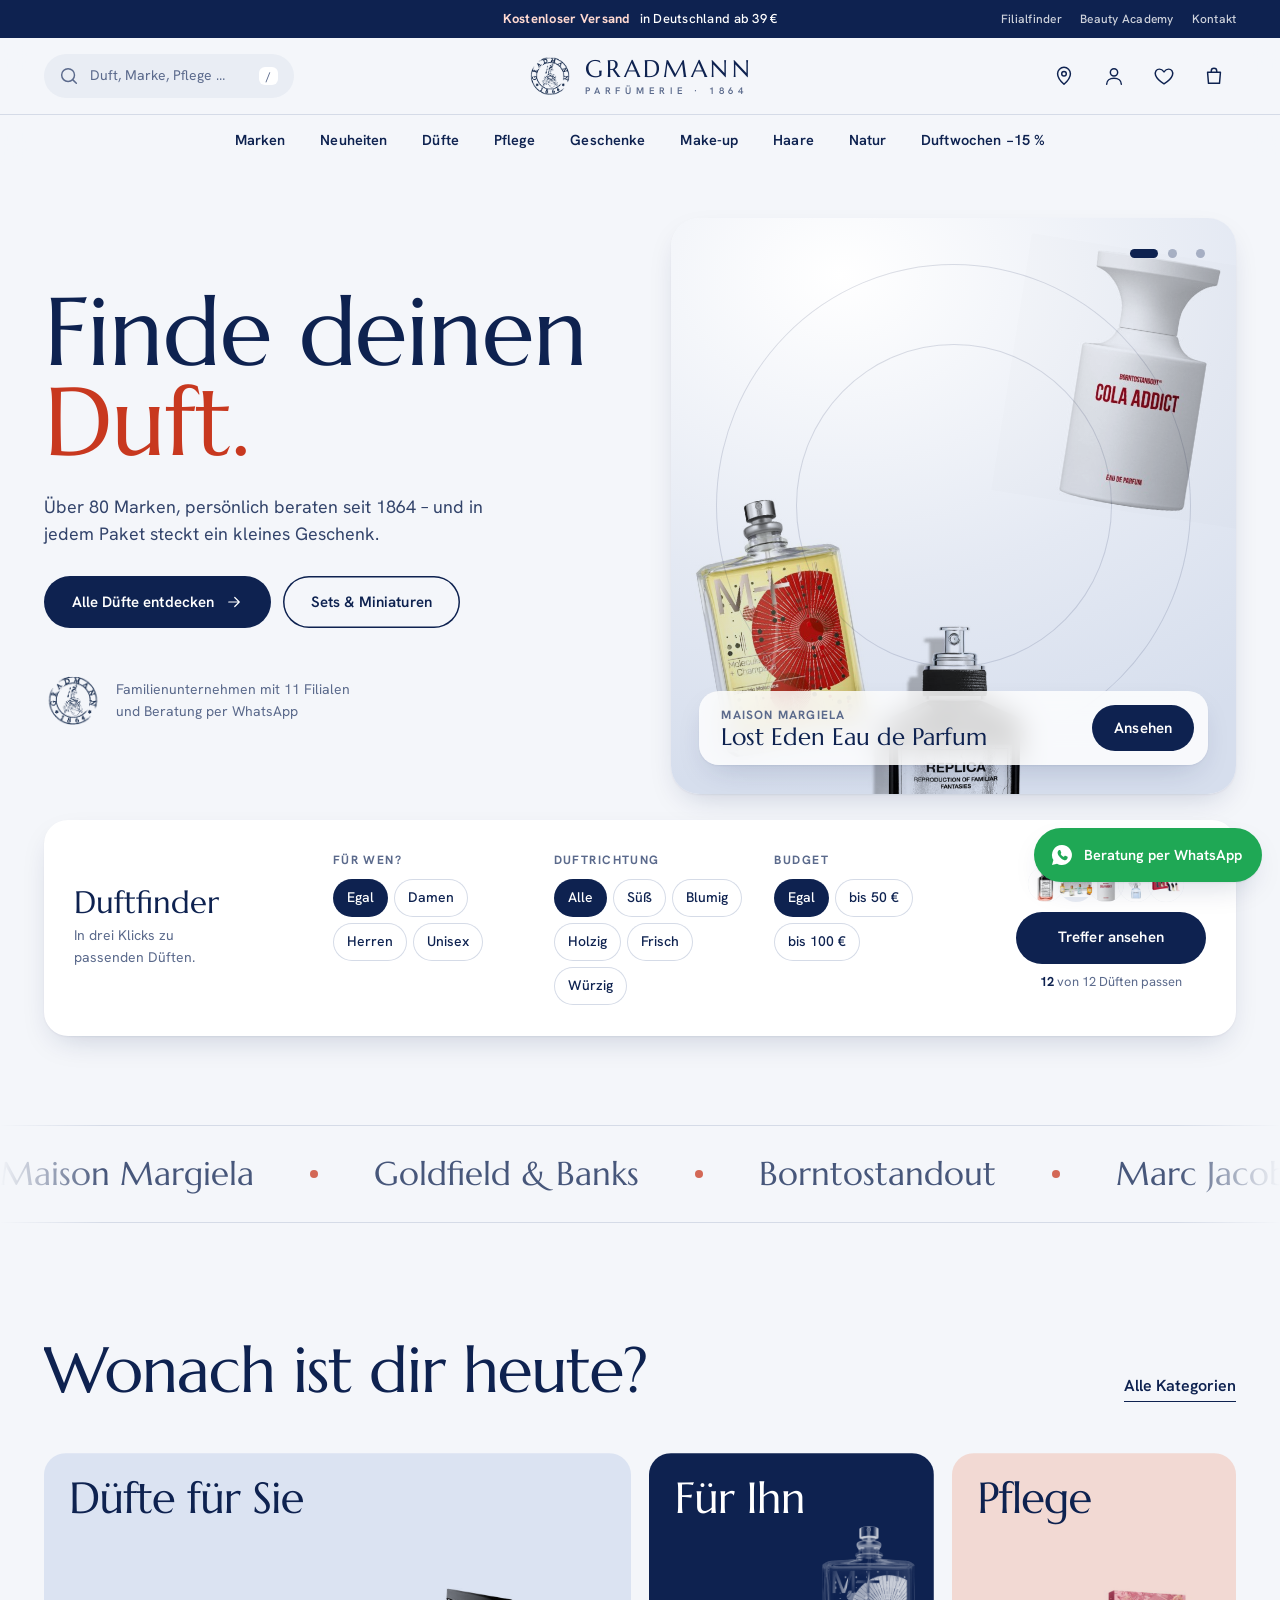
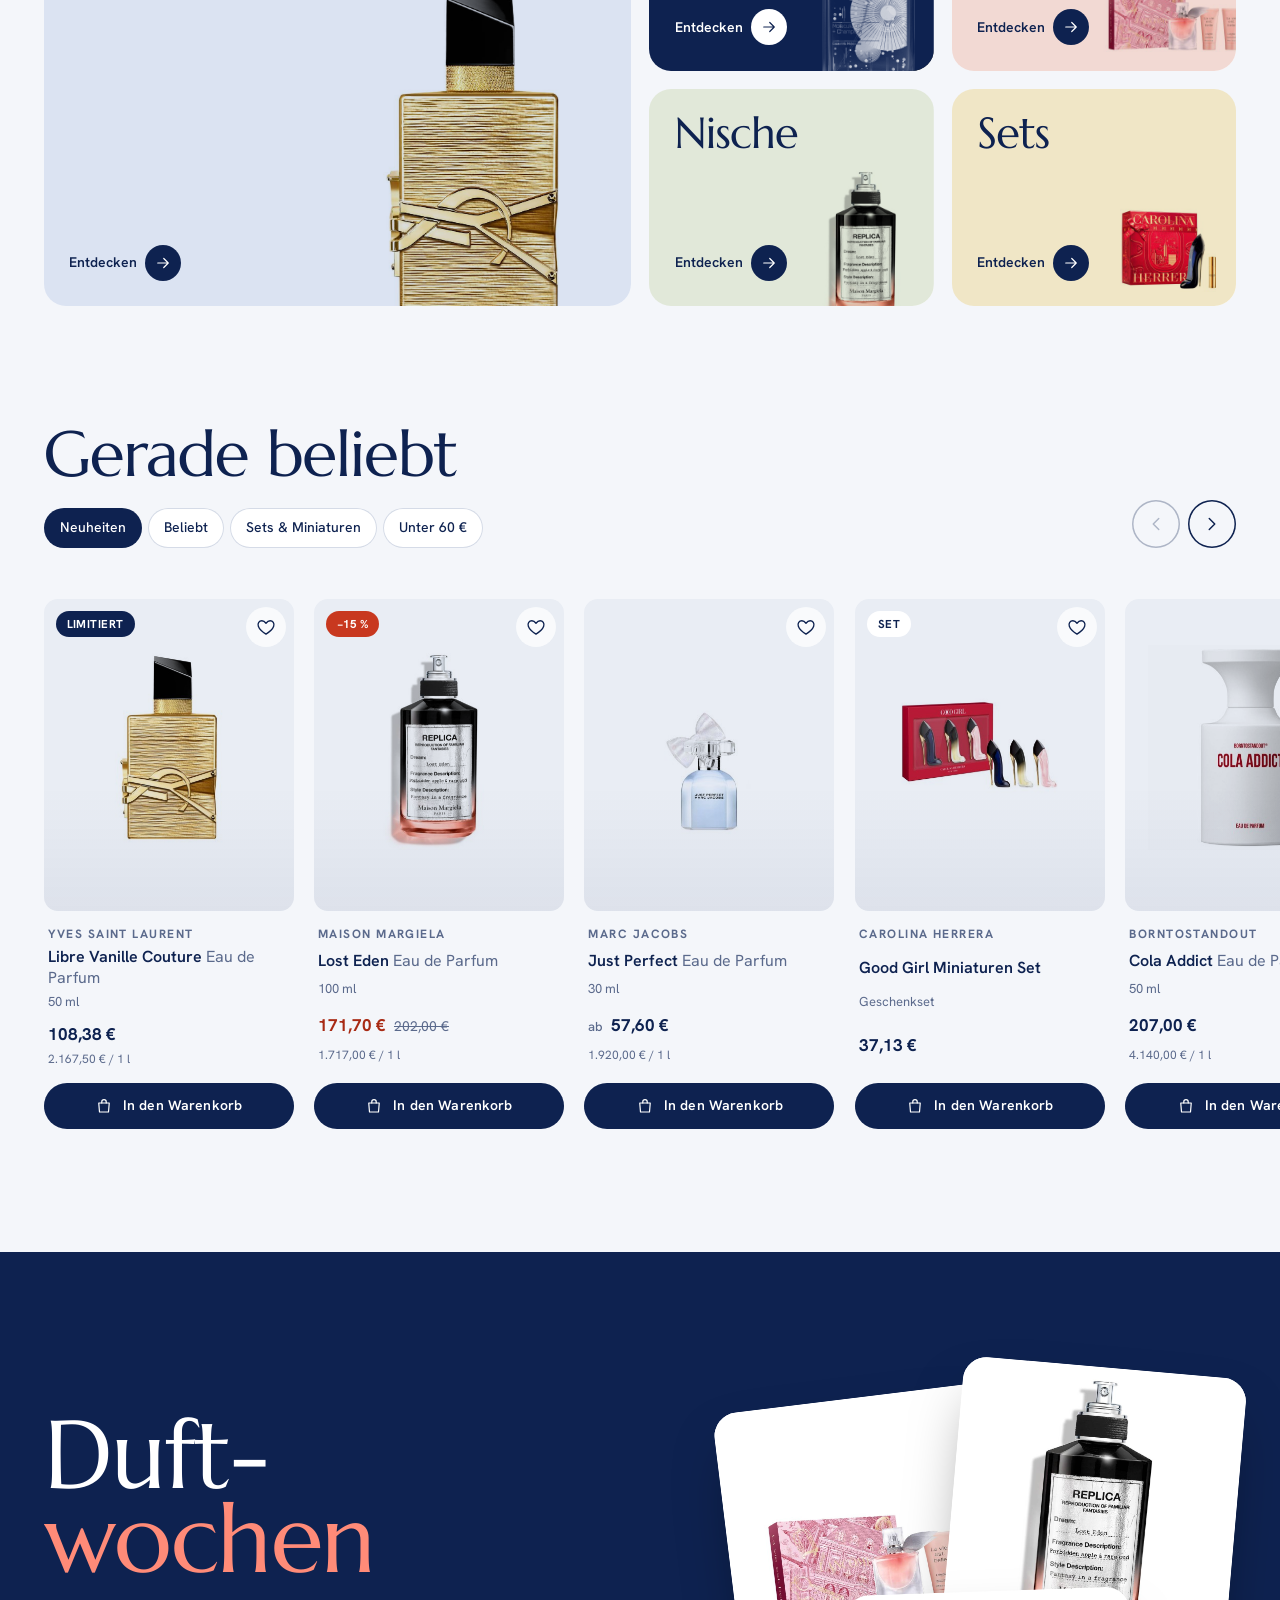
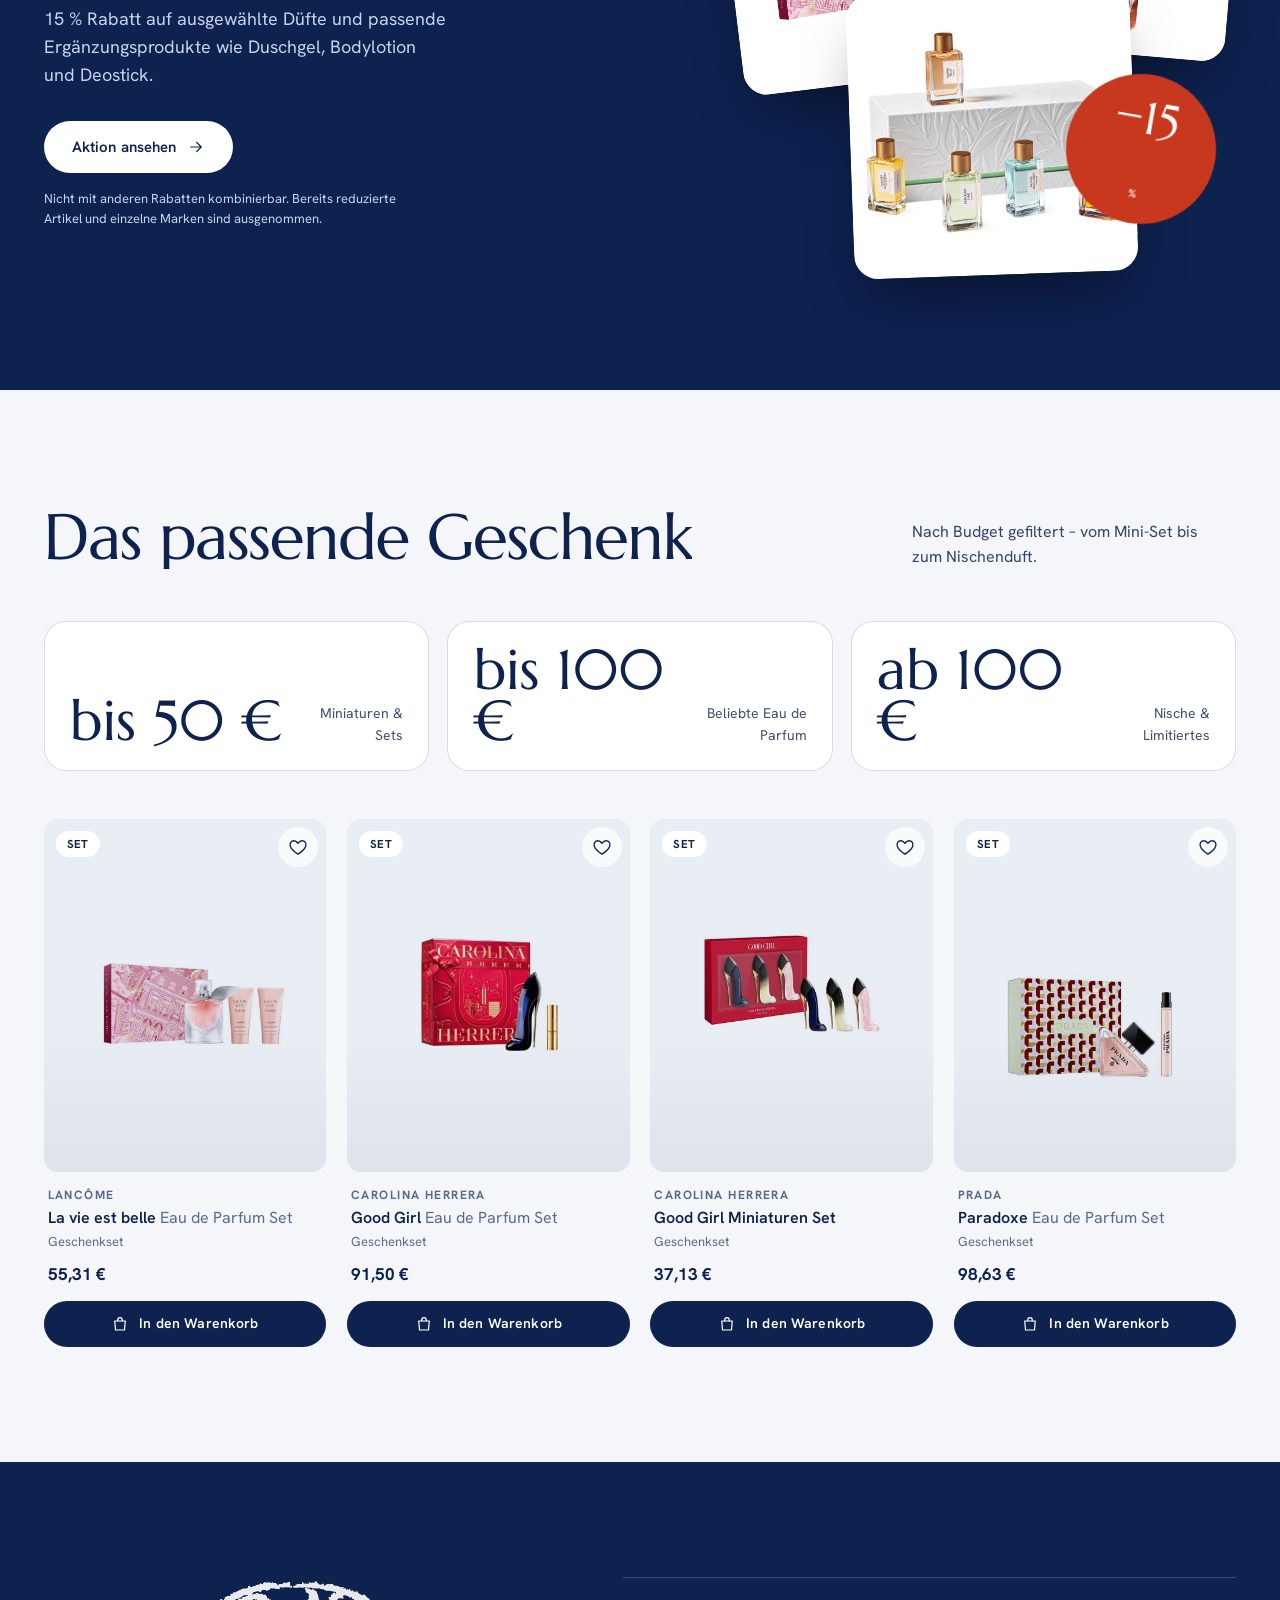
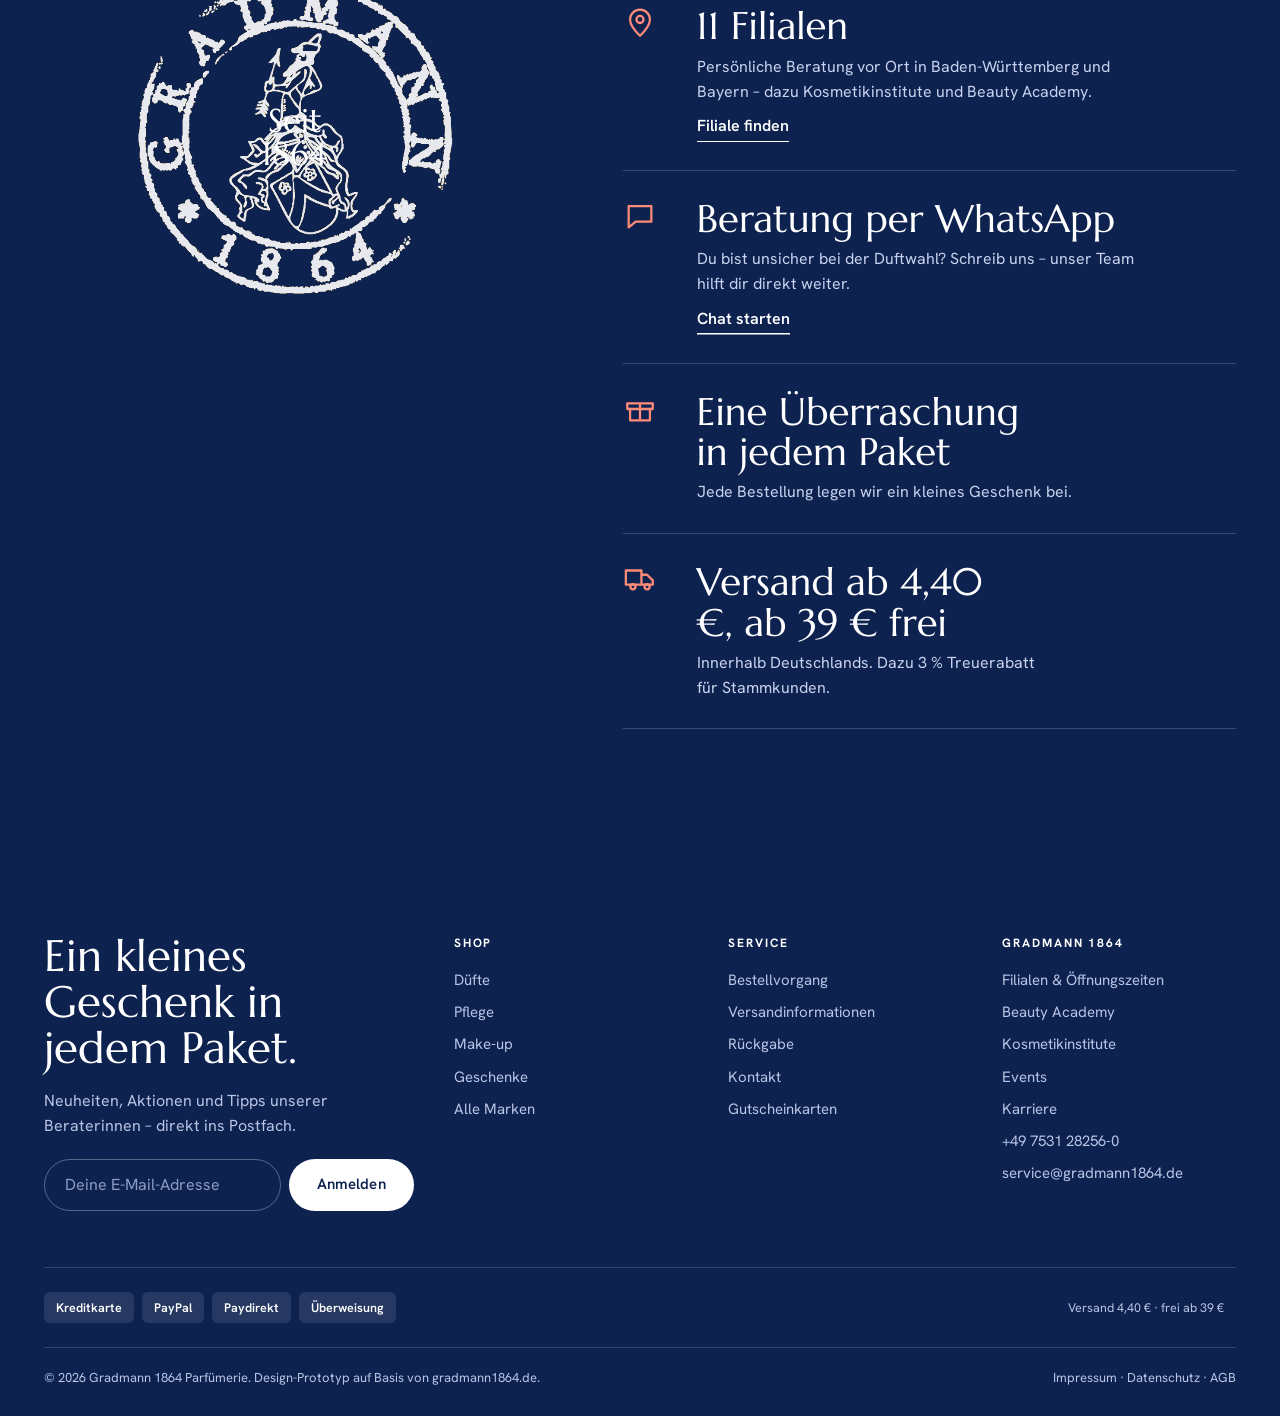
<file: index.html>
<!doctype html>
<html lang="de" class="no-js">
<head>
<meta charset="utf-8">
<meta name="viewport" content="width=device-width, initial-scale=1">
<title>GRADMANN 1864 – Parfümerie</title>
<meta name="description" content="Düfte, Pflege und Geschenke von über 80 Marken – beraten seit 1864. Kostenloser Versand ab 39 €.">
<link rel="icon" href="img/stempel.png">
<link rel="preconnect" href="https://fonts.googleapis.com"><link rel="preconnect" href="https://fonts.gstatic.com" crossorigin>
<link href="https://fonts.googleapis.com/css2?family=Marcellus&family=Hanken+Grotesk:wght@400;500;600;700&display=swap" rel="stylesheet">
<link rel="stylesheet" href="css/style.css">
</head>
<body>
<script src="js/data.js"></script>
<script src="js/app.js"></script>

<main id="main">
  <!-- HERO -->
  <section class="hero">
    <div class="wrap hero-grid">
      <div>
        <h1 class="lines-split rv" id="h1"><span class="ln"><span>Finde deinen</span></span><span class="ln" style="--d:1"><span><em>Duft.</em></span></span></h1>
        <p class="lede rv" style="--d:3">Über 80 Marken, persönlich beraten seit 1864 – und in jedem Paket steckt ein kleines Geschenk.</p>
        <div class="hero-cta rv" style="--d:4">
          <a class="btn btn-primary" href="kollektion.html">Alle Düfte entdecken <svg class="icon arr" viewBox="0 0 24 24"><path d="M5 12h14m-6-6 6 6-6 6"/></svg></a>
          <a class="btn btn-ghost" href="kollektion.html?type=set">Sets &amp; Miniaturen</a>
        </div>
        <div class="since rv" style="--d:5"><img src="img/stempel.png" alt="" width="58" height="49"><span>Familienunternehmen mit 11 Filialen<br>und Beratung per WhatsApp</span></div>
      </div>
      <div class="stage rv" id="stage" style="--d:2" aria-label="Aktuelle Highlights">
        <div class="ring"></div><div class="ring r2"></div>
        <img class="bottle sat" id="s1" src="img/p12.jpg" alt="" style="--x:-4;--y:48;--r:-10deg;--k:-14">
        <img class="bottle sat" id="s2" src="img/p2.jpg" alt="" style="--x:60;--y:6;--r:9deg;--k:16">
        <img class="bottle main" id="main-b" src="img/lost0.jpg" alt="" style="--x:19;--y:6;--r:0deg;--k:-8" width="1063" height="1063">
        <div class="dots" id="dots"></div>
        <div class="stage-card"><div><small id="sc-brand"></small><b id="sc-name"></b></div><a class="btn btn-primary" id="sc-link" href="#">Ansehen</a></div>
      </div>
    </div>
  </section>

  <!-- DUFTFINDER -->
  <section class="finder" aria-labelledby="fh">
    <div class="wrap"><div class="finder-box rv">
      <div><h2 id="fh">Duftfinder</h2><p>In drei Klicks zu passenden Düften.</p></div>
      <div class="f-steps" id="steps">
        <div class="f-step" data-k="for"><span>Für wen?</span><div class="chips"><button class="chip on" data-v="">Egal</button><button class="chip" data-v="damen">Damen</button><button class="chip" data-v="herren">Herren</button><button class="chip" data-v="unisex">Unisex</button></div></div>
        <div class="f-step" data-k="family"><span>Duftrichtung</span><div class="chips"><button class="chip on" data-v="">Alle</button><button class="chip" data-v="süß">Süß</button><button class="chip" data-v="blumig">Blumig</button><button class="chip" data-v="holzig">Holzig</button><button class="chip" data-v="frisch">Frisch</button><button class="chip" data-v="würzig">Würzig</button></div></div>
        <div class="f-step" data-k="max"><span>Budget</span><div class="chips"><button class="chip on" data-v="">Egal</button><button class="chip" data-v="50">bis 50 €</button><button class="chip" data-v="100">bis 100 €</button></div></div>
      </div>
      <div class="f-go"><div class="f-prev" id="fprev"></div><a class="btn btn-primary" id="fgo" href="kollektion.html">Treffer ansehen</a><small id="fcount"></small></div>
    </div></div>
  </section>

  <!-- MARKEN -->
  <div class="marq" aria-label="Marken im Sortiment"><div class="marq-t" id="marq"></div></div>

  <!-- KATEGORIEN -->
  <section class="sec">
    <div class="wrap">
      <div class="sec-head"><h2 class="lines-split"><span class="ln"><span>Wonach ist dir <em>heute?</em></span></span></h2><a class="link rv" href="kollektion.html">Alle Kategorien</a></div>
      <div class="bento">
        <a class="bt b1 wipe" href="kollektion.html?for=damen"><h3>Düfte für Sie</h3><span class="go">Entdecken <i><svg class="icon" viewBox="0 0 24 24" aria-hidden="true"><path d="M5 12h14m-6-6 6 6-6 6"/></svg></i></span><img src="img/hero-libre.jpg" alt="" loading="lazy"></a>
        <a class="bt b2 wipe" style="--d:1" href="kollektion.html?for=herren"><h3>Für Ihn</h3><span class="go">Entdecken <i><svg class="icon" viewBox="0 0 24 24" aria-hidden="true"><path d="M5 12h14m-6-6 6 6-6 6"/></svg></i></span><img src="img/p12.jpg" alt="" loading="lazy"></a>
        <a class="bt b3 wipe" style="--d:2" href="kollektion.html?cat=Pflege"><h3>Pflege</h3><span class="go">Entdecken <i><svg class="icon" viewBox="0 0 24 24" aria-hidden="true"><path d="M5 12h14m-6-6 6 6-6 6"/></svg></i></span><img src="img/p9.jpg" alt="" loading="lazy"></a>
        <a class="bt b4 wipe" style="--d:3" href="kollektion.html?cat=Nische"><h3>Nische</h3><span class="go">Entdecken <i><svg class="icon" viewBox="0 0 24 24" aria-hidden="true"><path d="M5 12h14m-6-6 6 6-6 6"/></svg></i></span><img src="img/p6.jpg" alt="" loading="lazy"></a>
        <a class="bt b5 wipe" style="--d:4" href="kollektion.html?type=set"><h3>Sets</h3><span class="go">Entdecken <i><svg class="icon" viewBox="0 0 24 24" aria-hidden="true"><path d="M5 12h14m-6-6 6 6-6 6"/></svg></i></span><img src="img/p5.jpg" alt="" loading="lazy"></a>
      </div>
    </div>
  </section>

  <!-- PRODUKT-RAIL -->
  <section class="sec" style="padding-top:0">
    <div class="wrap">
      <div class="sec-head">
        <div><h2 class="lines-split"><span class="ln"><span>Gerade <em>beliebt</em></span></span></h2>
          <div class="tabs rv" style="margin-top:22px" id="tabs" role="group" aria-label="Produktauswahl"><button class="chip on" data-t="new" aria-pressed="true">Neuheiten</button><button class="chip" data-t="top" aria-pressed="false">Beliebt</button><button class="chip" data-t="set" aria-pressed="false">Sets &amp; Miniaturen</button><button class="chip" data-t="u60" aria-pressed="false">Unter 60 €</button></div></div>
        <div class="rail-nav"><button id="rp" aria-label="Zurück"><svg class="icon" viewBox="0 0 24 24"><path d="m15 6-6 6 6 6"/></svg></button><button id="rn" aria-label="Weiter"><svg class="icon" viewBox="0 0 24 24"><path d="m9 6 6 6-6 6"/></svg></button></div>
      </div>
      <div class="rail" id="rail"></div>
    </div>
  </section>

  <!-- DUFTWOCHEN -->
  <section class="sec dark dw">
    <div class="wrap dw-grid">
      <div>
        <h2 class="lines-split"><span class="ln"><span>Duft-</span></span><span class="ln" style="--d:1"><span><em>wochen</em></span></span></h2>
        <p class="rv">15 % Rabatt auf ausgewählte Düfte und passende Ergänzungsprodukte wie Duschgel, Bodylotion und Deostick.</p>
        <div class="rv" style="margin-top:32px;--d:2"><a class="btn btn-light" href="kollektion.html?cat=Duftwochen">Aktion ansehen <svg class="icon arr" viewBox="0 0 24 24"><path d="M5 12h14m-6-6 6 6-6 6"/></svg></a></div>
        <small class="rv" style="--d:3">Nicht mit anderen Rabatten kombinierbar. Bereits reduzierte Artikel und einzelne Marken sind ausgenommen.</small>
      </div>
      <div class="dw-stack rv" style="--d:2" aria-hidden="true"><img src="img/hero-lavie.jpg" alt="" loading="lazy"><img src="img/lost0.jpg" alt="" loading="lazy"><img src="img/p1.jpg" alt="" loading="lazy"><div class="off">−15<small>%</small></div></div>
    </div>
  </section>

  <!-- GESCHENKE -->
  <section class="sec">
    <div class="wrap">
      <div class="sec-head"><h2 class="lines-split"><span class="ln"><span>Das passende <em>Geschenk</em></span></span></h2><p class="rv" style="max-width:36ch">Nach Budget gefiltert – vom Mini-Set bis zum Nischenduft.</p></div>
      <div class="gift-row">
        <a class="gift rv" href="kollektion.html?max=50"><b>bis 50 €</b><small>Miniaturen &amp; Sets</small></a>
        <a class="gift rv" style="--d:1" href="kollektion.html?max=100"><b>bis 100 €</b><small>Beliebte Eau de Parfum</small></a>
        <a class="gift rv" style="--d:2" href="kollektion.html?min=100"><b>ab 100 €</b><small>Nische &amp; Limitiertes</small></a>
      </div>
      <div class="pgrid" id="giftGrid"></div>
    </div>
  </section>

  <!-- VERTRAUEN -->
  <section class="sec dark">
    <div class="wrap trust">
      <div class="trust-stamp rv"><img src="img/stempel.png" alt="Gradmann 1864 Stempel"><div class="core">Seit<br>1864</div></div>
      <ul class="tl">
        <li class="rv"><svg class="icon" viewBox="0 0 24 24"><path d="M12 21s7-6.200 7-11.500a7 7 0 1 0-14 0C5 14.800 12 21 12 21Z"/><circle cx="12" cy="9.500" r="2.500"/></svg><div><h3>11 Filialen</h3><p>Persönliche Beratung vor Ort in Baden-Württemberg und Bayern – dazu Kosmetikinstitute und Beauty Academy.</p><a class="link" href="#" style="color:#fff">Filiale finden</a></div></li>
        <li class="rv" style="--d:1"><svg class="icon" viewBox="0 0 24 24"><path d="M4 5h16v11H9l-5 4V5Z"/></svg><div><h3>Beratung per WhatsApp</h3><p>Du bist unsicher bei der Duftwahl? Schreib uns – unser Team hilft dir direkt weiter.</p><a class="link" href="#" style="color:#fff">Chat starten</a></div></li>
        <li class="rv" style="--d:2"><svg class="icon" viewBox="0 0 24 24"><rect x="3" y="8" width="18" height="4"/><path d="M5 12v8h14v-8M12 8v12"/></svg><div><h3>Eine Überraschung in jedem Paket</h3><p>Jede Bestellung legen wir ein kleines Geschenk bei.</p></div></li>
        <li class="rv" style="--d:3"><svg class="icon" viewBox="0 0 24 24"><path d="M2 6h11v10H2zM13 9h4l4 4v3h-8"/><circle cx="7" cy="17.500" r="1.800"/><circle cx="17" cy="17.500" r="1.800"/></svg><div><h3>Versand ab 4,40 €, ab 39 € frei</h3><p>Innerhalb Deutschlands. Dazu 3 % Treuerabatt für Stammkunden.</p></div></li>
      </ul>
    </div>
  </section>
</main>

<script src="js/home.js"></script>
</body>
</html>
</file>
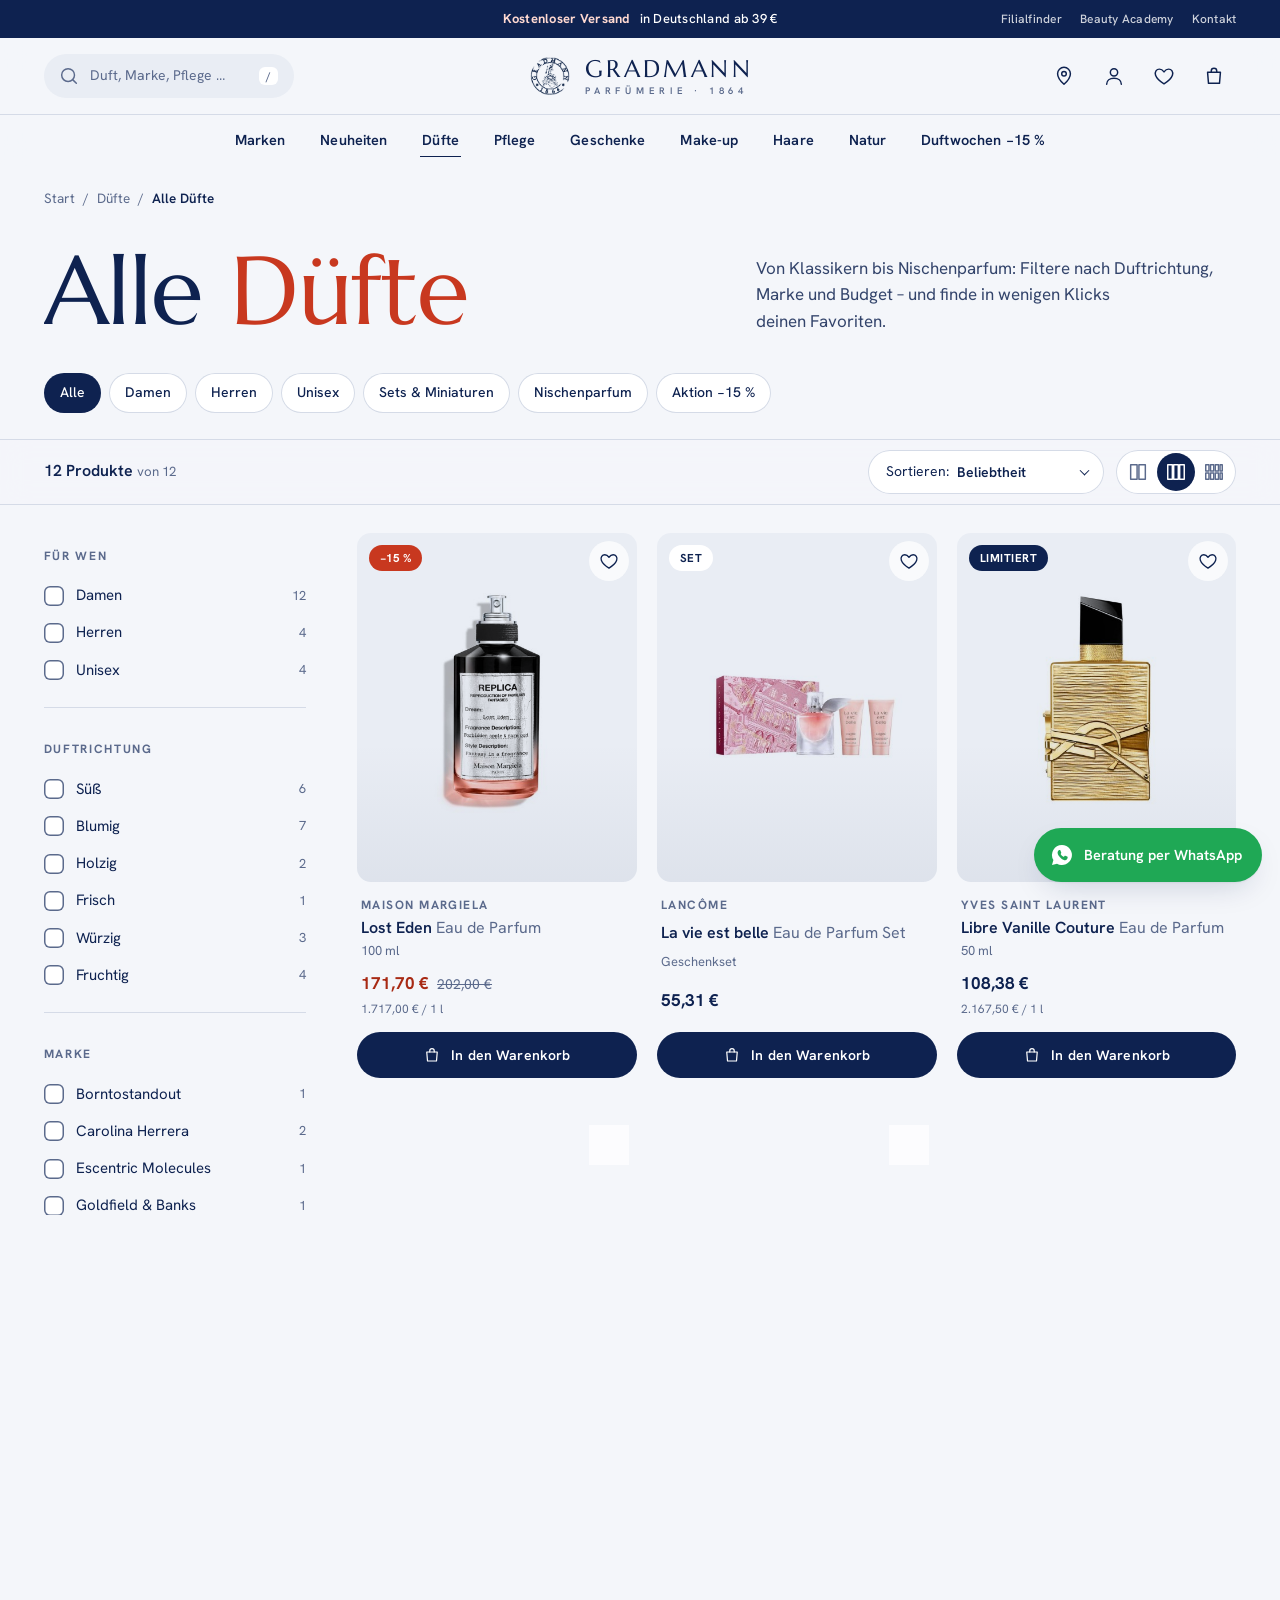
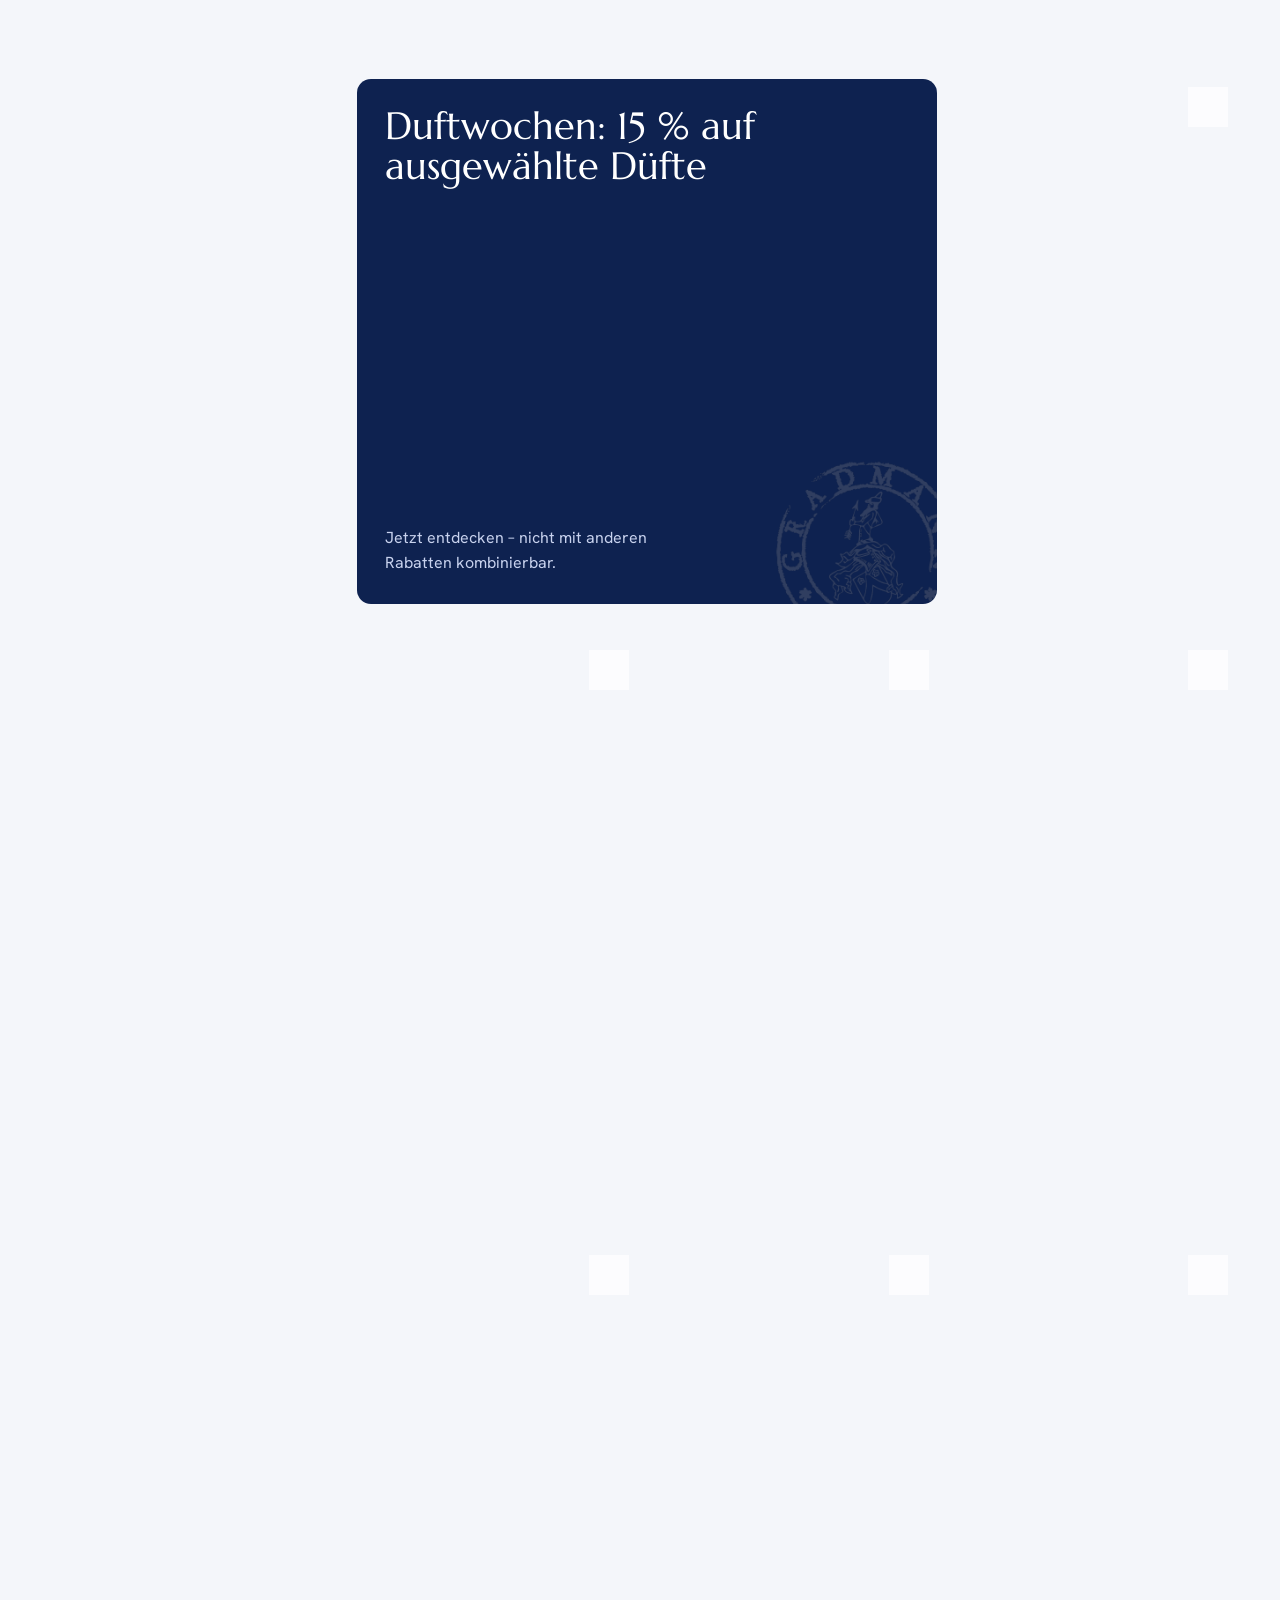
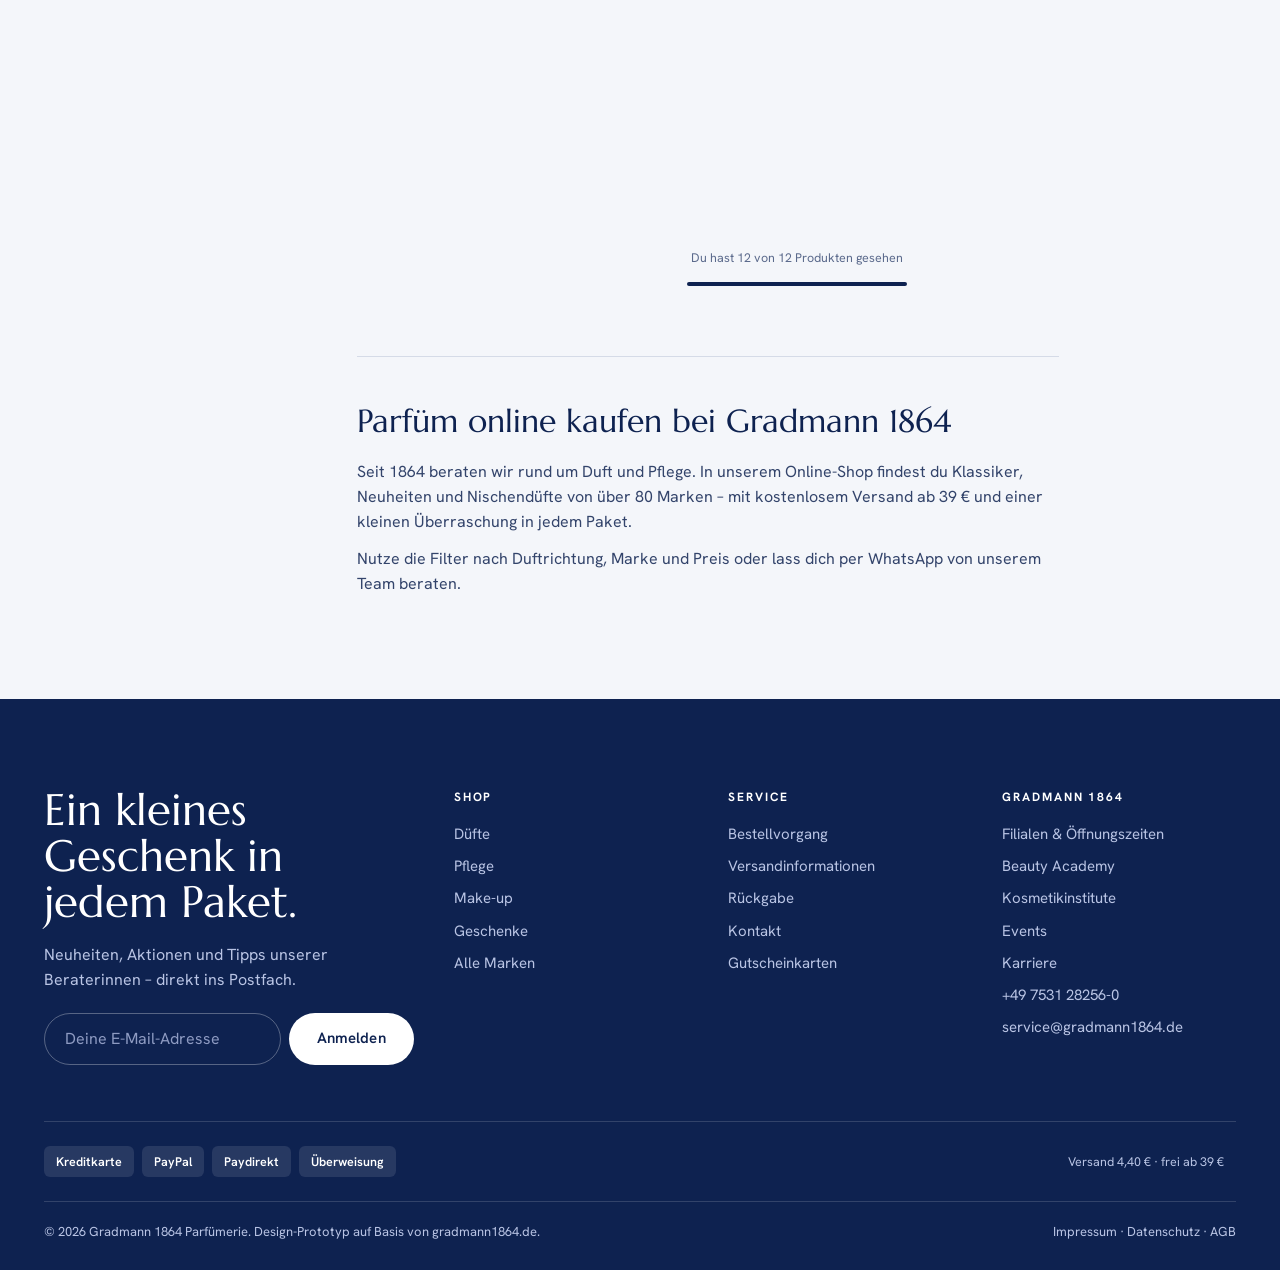
<file: kollektion.html>
<!doctype html>
<html lang="de" class="no-js">
<head>
<meta charset="utf-8">
<meta name="viewport" content="width=device-width, initial-scale=1">
<title>Düfte – GRADMANN 1864</title>
<meta name="description" content="Düfte für Damen, Herren und Unisex von über 80 Marken. Filtern nach Duftrichtung, Marke und Preis.">
<link rel="icon" href="img/stempel.png">
<link rel="preconnect" href="https://fonts.googleapis.com"><link rel="preconnect" href="https://fonts.gstatic.com" crossorigin>
<link href="https://fonts.googleapis.com/css2?family=Marcellus&family=Hanken+Grotesk:wght@400;500;600;700&display=swap" rel="stylesheet">
<link rel="stylesheet" href="css/style.css">
</head>
<body>
<script src="js/data.js"></script>
<script src="js/app.js"></script>

<main id="main">
  <div class="wrap">
    <nav class="crumbs" aria-label="Brotkrumen"><a href="index.html">Start</a><span>/</span><a href="kollektion.html">Düfte</a><span>/</span><span aria-current="page" id="crumb">Alle Düfte</span></nav>
    <div class="coll-hero">
      <h1 id="title" class="lines-split"><span class="ln"><span>Alle <em>Düfte</em></span></span></h1>
      <p class="rv" id="intro">Von Klassikern bis Nischenparfum: Filtere nach Duftrichtung, Marke und Budget – und finde in wenigen Klicks deinen Favoriten.</p>
    </div>
    <div class="cats rv" id="cats" role="group" aria-label="Schnellauswahl"></div>
  </div>

  <div class="coll-bar"><div class="wrap coll-bar-in">
    <button class="btn btn-ghost fbtn" id="fopen" style="--h:44px;padding:0 20px"><svg class="icon" viewBox="0 0 24 24"><path d="M4 7h10m4 0h2M4 17h2m4 0h10"/><circle cx="16" cy="7" r="2"/><circle cx="8" cy="17" r="2"/></svg>Filter<span id="fn"></span></button>
    <div class="count" id="count"></div>
    <label class="sel"><span class="sr">Sortieren</span><span class="pre">Sortieren:</span> <select id="sort"><option value="pop">Beliebtheit</option><option value="new">Neuheiten</option><option value="asc">Preis aufsteigend</option><option value="desc">Preis absteigend</option></select></label>
    <div class="view" role="group" aria-label="Ansicht"><button data-d="wide" aria-label="Große Ansicht" aria-pressed="false"><svg class="icon" viewBox="0 0 24 24"><rect x="4" y="4" width="7" height="16"/><rect x="13" y="4" width="7" height="16"/></svg></button><button data-d="" aria-label="Standardansicht" aria-pressed="true"><svg class="icon" viewBox="0 0 24 24"><rect x="3" y="4" width="5" height="16"/><rect x="9.500" y="4" width="5" height="16"/><rect x="16" y="4" width="5" height="16"/></svg></button><button data-d="dense" aria-label="Kompakte Ansicht" aria-pressed="false"><svg class="icon" viewBox="0 0 24 24"><rect x="3" y="4" width="3.500" height="7"/><rect x="8.200" y="4" width="3.500" height="7"/><rect x="13.400" y="4" width="3.500" height="7"/><rect x="18.600" y="4" width="2.400" height="7"/><rect x="3" y="13" width="3.500" height="7"/><rect x="8.200" y="13" width="3.500" height="7"/><rect x="13.400" y="13" width="3.500" height="7"/><rect x="18.600" y="13" width="2.400" height="7"/></svg></button></div>
  </div></div>

  <div class="wrap coll-main">
    <aside class="facets" id="facets" aria-label="Filter">
      <div class="fdrawer-x"><h2>Filter</h2><button class="ibtn" id="fclose" aria-label="Filter schließen"><svg class="icon" viewBox="0 0 24 24"><path d="m6 6 12 12M18 6 6 18"/></svg></button></div>
      <div class="fg"><h3>Für wen</h3><div id="f-for"></div></div>
      <div class="fg"><h3>Duftrichtung</h3><div id="f-family"></div></div>
      <div class="fg"><h3>Marke</h3><div id="f-brand"></div></div>
      <div class="fg"><h3>Art</h3><div id="f-type"></div></div>
      <div class="fg"><h3>Preis</h3><div class="range"><div class="vals"><span>0 €</span><span id="pv"></span></div><input type="range" id="pr" min="30" max="210" step="5" value="210" aria-label="Maximaler Preis"></div></div>
      <div class="fg"><label class="ck"><input type="checkbox" id="f-sale"> Nur Aktionsware (−15 %)</label></div>
      <button class="fclear" id="fclear">Alle Filter zurücksetzen</button>
    </aside>
    <div class="fapply" id="fapply"><button class="btn btn-primary btn-block" id="fdone">Ergebnisse anzeigen</button></div>
    <div class="scrim-f" id="fscrim"></div>

    <section aria-live="polite">
      <div class="active" id="active"></div>
      <div class="pgrid" id="grid"></div>
      <div class="more" id="more"></div>
      <div class="seo rv"><h2>Parfüm online kaufen bei Gradmann 1864</h2><p>Seit 1864 beraten wir rund um Duft und Pflege. In unserem Online-Shop findest du Klassiker, Neuheiten und Nischendüfte von über 80 Marken – mit kostenlosem Versand ab 39 € und einer kleinen Überraschung in jedem Paket.</p><p>Nutze die Filter nach Duftrichtung, Marke und Preis oder lass dich per WhatsApp von unserem Team beraten.</p></div>
    </section>
  </div>
</main>
<script src="js/coll.js"></script>
</body>
</html>
</file>
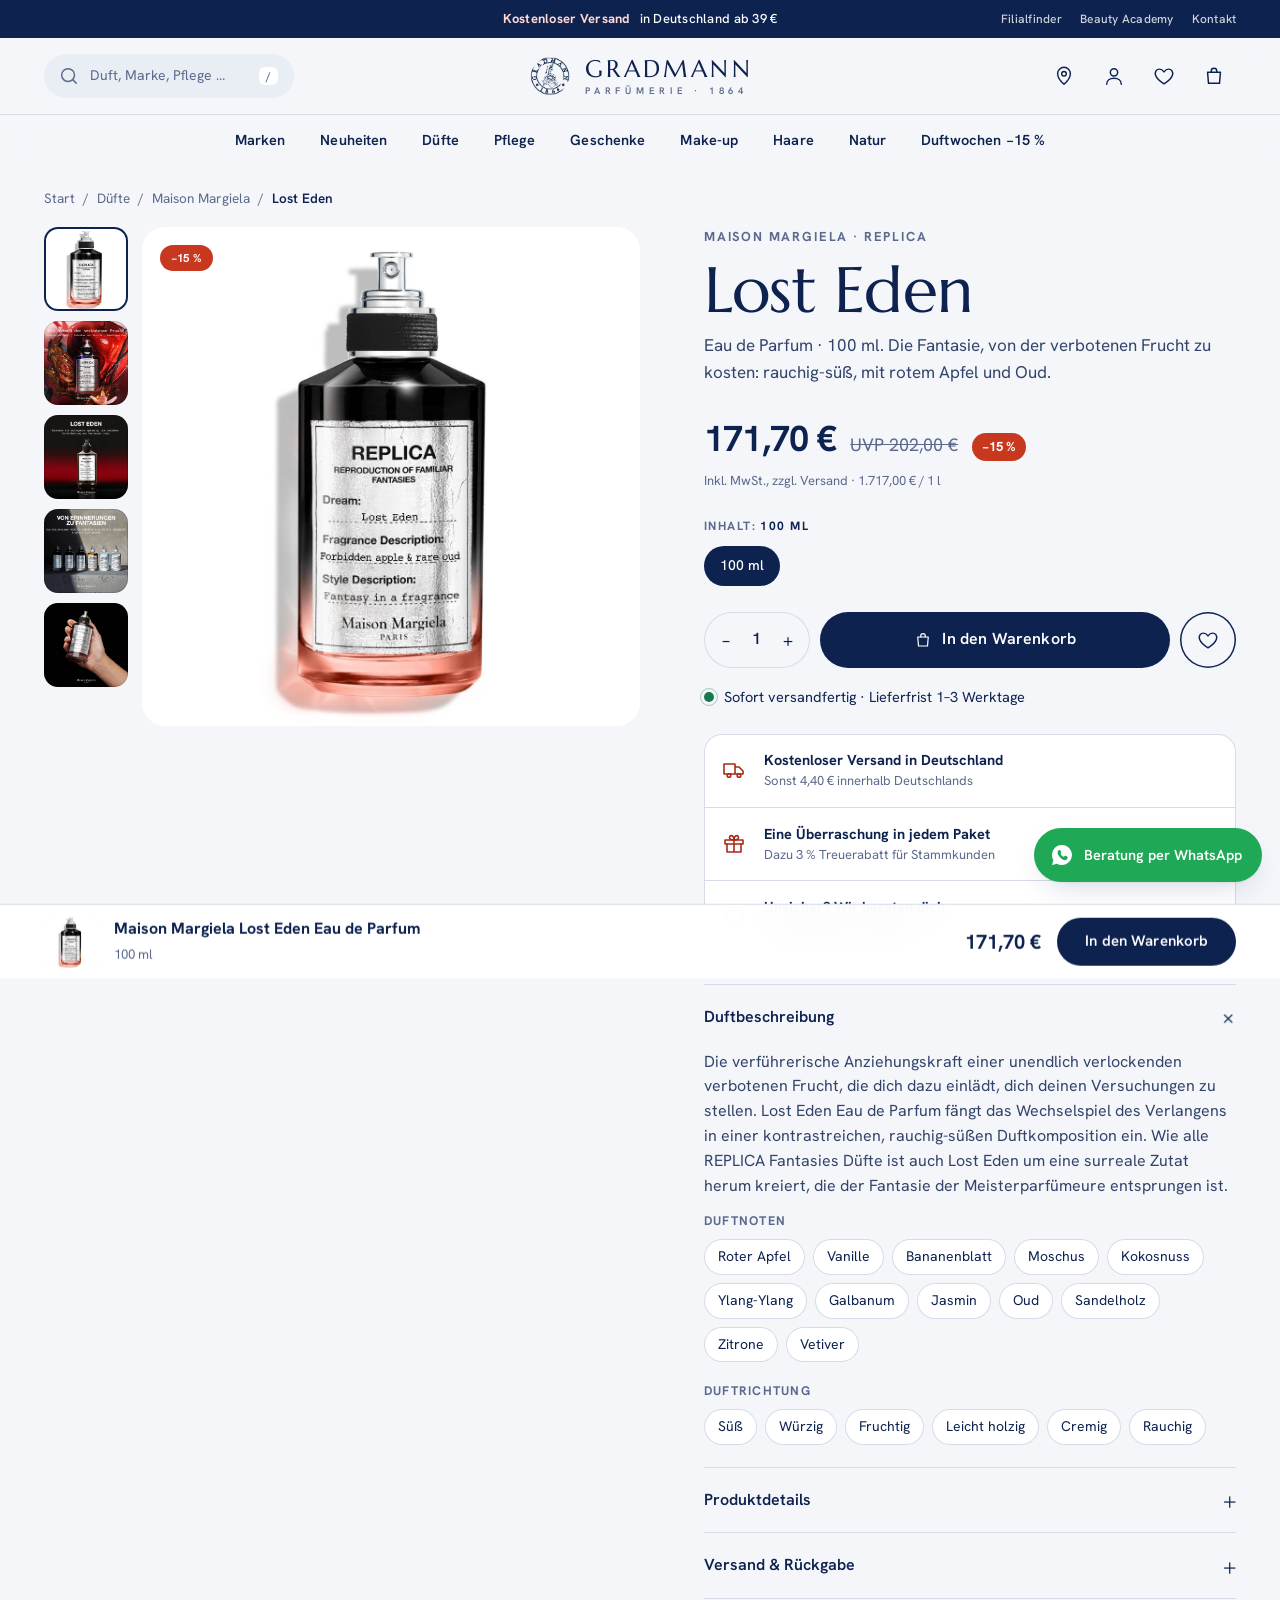
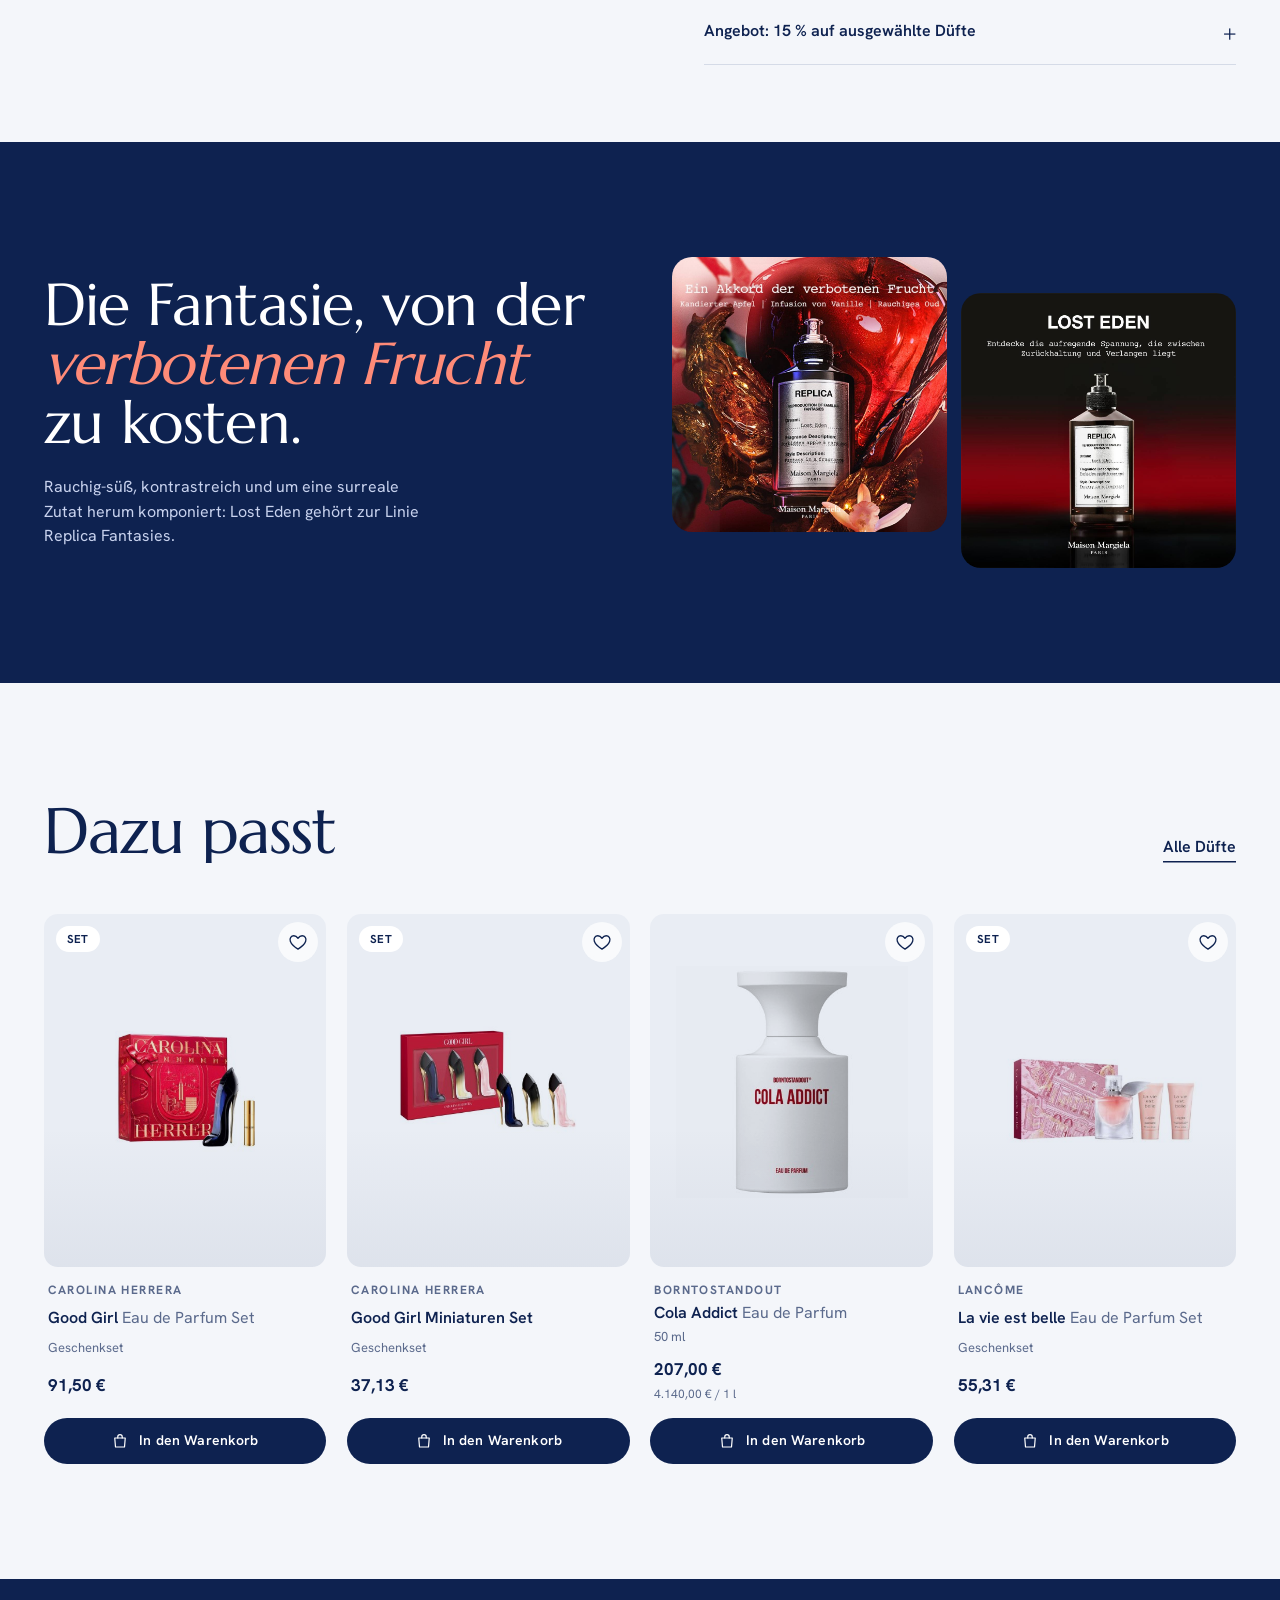
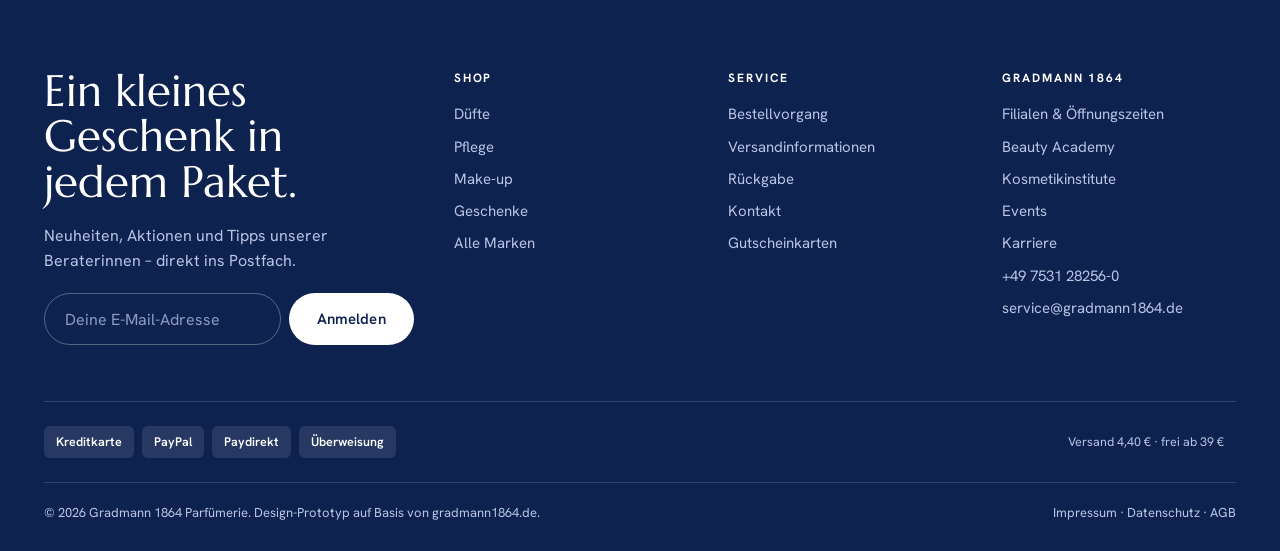
<file: produkt.html>
<!doctype html>
<html lang="de" class="no-js">
<head>
<meta charset="utf-8">
<meta name="viewport" content="width=device-width, initial-scale=1">
<title>Produkt – GRADMANN 1864</title>
<link rel="icon" href="img/stempel.png">
<link rel="preconnect" href="https://fonts.googleapis.com"><link rel="preconnect" href="https://fonts.gstatic.com" crossorigin>
<link href="https://fonts.googleapis.com/css2?family=Marcellus&family=Hanken+Grotesk:wght@400;500;600;700&display=swap" rel="stylesheet">
<link rel="stylesheet" href="css/style.css">
</head>
<body>
<script src="js/data.js"></script>
<script src="js/app.js"></script>

<main id="main">
  <div class="wrap">
    <nav class="crumbs" aria-label="Brotkrumen"><a href="index.html">Start</a><span>/</span><a href="kollektion.html">Düfte</a><span>/</span><a id="cb-brand" href="#"></a><span>/</span><span aria-current="page" id="cb-name"></span></nav>
    <div class="pdp" id="pdp"></div>
  </div>

  <section class="sec dark" id="story" hidden>
    <div class="wrap story">
      <div><p class="big lines-split" id="storyBig"></p><p class="rv" id="storyTxt" style="margin-top:22px;max-width:48ch"></p></div>
      <div class="imgs" id="storyImgs"></div>
    </div>
  </section>

  <section class="sec">
    <div class="wrap">
      <div class="sec-head"><h2 class="lines-split"><span class="ln"><span>Dazu <em>passt</em></span></span></h2><a class="link rv" href="kollektion.html">Alle Düfte</a></div>
      <div class="pgrid" id="more"></div>
    </div>
  </section>
</main>

<div class="sticky-atc" id="sticky"><div class="wrap"><img id="st-img" src="img/p6.jpg" alt=""><div class="t"><b id="st-n"></b><small id="st-s"></small></div><span class="p tnum" id="st-p"></span><button class="btn btn-primary" id="st-add">In den Warenkorb</button></div></div>
<script src="js/pdp.js"></script>
</body>
</html>
</file>
<file: css/style.css>
/* GRADMANN 1864 – Shop-Prototyp · Tokens */
:root {
  --ink: #0e2250;          /* Stempel-Marineblau */
  --ink-2: #33446b;
  --ink-3: #5b6a8c;
  --ground: #f4f6fa;
  --tile: #e9edf4;
  --line: #d5dbe7;
  --paper: #ffffff;
  --accent: #c8381f;       /* Aktionsfarbe: Rabatt, Fortschritt */
  --accent-ink: #a82a14;
  --ok: #17794e;
  --radius: 14px;
  --radius-s: 8px;
  --ease: cubic-bezier(.16, 1, .3, 1);
  --display: 'Marcellus', 'Optima', 'Palatino Linotype', serif;
  --sans: 'Hanken Grotesk', system-ui, -apple-system, sans-serif;
  --gut: clamp(16px, 3.4vw, 48px);
  --max: 1440px;
  --shadow: 0 1px 2px rgba(14,34,80,.06), 0 12px 32px -12px rgba(14,34,80,.22);
  --hdr-h: 114px;
  color-scheme: light;
}
@media (max-width: 1000px) { :root { --hdr-h: 64px; } }
@view-transition { navigation: auto; }
*, *::before, *::after { box-sizing: border-box; }
html { scroll-behavior: smooth; -webkit-text-size-adjust: 100%; }
body { margin: 0; font: 400 16px/1.55 var(--sans); color: var(--ink-2); background: var(--ground); -webkit-font-smoothing: antialiased; text-rendering: optimizeLegibility; }
img { display: block; max-width: 100%; }
a { color: inherit; text-decoration-thickness: 1px; text-underline-offset: .25em; }
button { font: inherit; color: inherit; background: none; border: 0; padding: 0; cursor: pointer; }
h1, h2, h3, h4 { margin: 0; color: var(--ink); font-weight: 500; text-wrap: balance; }
p { margin: 0; text-wrap: pretty; }
::selection { background: var(--ink); color: #fff; }
:focus-visible { outline: 2px solid var(--ink); outline-offset: 3px; border-radius: 4px; }
.dark :focus-visible { outline-color: #fff; }
::-webkit-scrollbar { width: 10px; height: 10px; }
::-webkit-scrollbar-thumb { background: var(--line); border-radius: 10px; border: 2px solid var(--ground); }
input, select { caret-color: var(--accent); }
.wrap { width: 100%; max-width: var(--max); margin-inline: auto; padding-inline: var(--gut); }
.sr { position: absolute; width: 1px; height: 1px; overflow: hidden; clip-path: inset(50%); white-space: nowrap; }
.display { font-family: var(--display); font-weight: 400; letter-spacing: -.005em; line-height: 1; }
.tnum { font-variant-numeric: tabular-nums; }
.skip { position: absolute; left: 12px; top: -60px; background: var(--ink); color: #fff; padding: 10px 16px; border-radius: 8px; z-index: 200; transition: top .2s; }
.skip:focus { top: 12px; }

/* Buttons */
.btn { --h: 52px; display: inline-flex; align-items: center; justify-content: center; gap: 10px; min-height: var(--h); padding: 0 28px; border-radius: 999px; font-weight: 600; font-size: 15px; letter-spacing: .01em; text-decoration: none; transition: transform .35s var(--ease), background .25s, color .25s, box-shadow .35s var(--ease); position: relative; overflow: hidden; isolation: isolate; white-space: nowrap; }
.btn svg { width: 18px; height: 18px; transition: transform .4s var(--ease); }
.btn:hover svg.arr { transform: translateX(4px); }
.btn-primary { background: var(--ink); color: #fff; }
.btn-primary::before { content: ''; position: absolute; inset: 0; background: var(--accent); transform: translateY(101%); transition: transform .45s var(--ease); z-index: -1; border-radius: inherit; }
.btn-primary:hover::before { transform: none; }
.btn-primary:active { transform: scale(.97); }
.btn-ghost { box-shadow: inset 0 0 0 1.5px var(--ink); color: var(--ink); background: transparent; }
.btn-ghost:hover { background: var(--ink); color: #fff; }
.btn-light { background: #fff; color: var(--ink); }
.btn-light:hover { background: var(--accent); color: #fff; }
.btn-block { width: 100%; }
.btn[disabled] { opacity: .5; pointer-events: none; }
.link { font-weight: 600; color: var(--ink); text-decoration: none; background: linear-gradient(currentColor, currentColor) 0 100% / 100% 1.5px no-repeat; padding-bottom: 3px; transition: background-size .45s var(--ease); display: inline-flex; gap: 8px; align-items: center; }
.link:hover { background-size: 0 1.5px; background-position: 100% 100%; }
.icon { width: 22px; height: 22px; stroke: currentColor; fill: none; stroke-width: 1.6; stroke-linecap: round; stroke-linejoin: round; }

/* Announcement */
.announce { background: var(--ink); color: #fff; font-size: 13px; font-weight: 500; letter-spacing: .02em; height: 38px; position: relative; overflow: hidden; }
.announce .wrap { height: 100%; display: flex; align-items: center; justify-content: center; position: relative; }
.announce .msg { position: absolute; inset: 0; display: flex; align-items: center; justify-content: center; gap: 10px; opacity: 0; transform: translateY(12px); transition: opacity .6s var(--ease), transform .6s var(--ease); text-align: center; padding-inline: 12px; }
.announce .msg.on { opacity: 1; transform: none; }
.announce b { font-weight: 700; color: #ffd9d1; }
.announce .side { position: absolute; right: var(--gut); font-size: 12px; opacity: .8; display: none; }
@media (min-width: 900px) { .announce .side { display: block; } .announce .side a { text-decoration: none; margin-left: 18px; } .announce .side a:hover { text-decoration: underline; } }

/* Header */
.hdr { position: sticky; top: 0; z-index: 60; background: rgba(244,246,250,.86); backdrop-filter: saturate(1.4) blur(16px); -webkit-backdrop-filter: saturate(1.4) blur(16px); border-bottom: 1px solid transparent; transition: border-color .3s, background .3s, box-shadow .3s; }
.hdr.stuck { border-color: var(--line); box-shadow: 0 8px 30px -20px rgba(14,34,80,.3); }
.hdr-in { display: grid; grid-template-columns: 1fr auto 1fr; align-items: center; height: 76px; gap: 16px; transition: height .4s var(--ease); }
.hdr.stuck .hdr-in { height: 64px; }
.brand { display: flex; align-items: center; gap: 12px; text-decoration: none; color: var(--ink); justify-self: center; }
.brand img { width: 46px; height: auto; transition: transform .8s var(--ease), width .4s var(--ease); }
.hdr.stuck .brand img { width: 38px; }
.brand:hover img { transform: rotate(-12deg) scale(1.06); }
.brand .wm { display: flex; flex-direction: column; line-height: 1; }
.brand .wm b { font-family: var(--display); font-size: 24px; font-weight: 500; letter-spacing: .14em; }
.brand .wm i { font-style: normal; font-size: 9.5px; letter-spacing: .5em; text-transform: uppercase; margin-top: 5px; color: var(--ink-3); font-weight: 600; }
.hdr-l, .hdr-r { display: flex; align-items: center; gap: 6px; }
.hdr-r { justify-content: flex-end; }
.ibtn { width: 44px; height: 44px; border-radius: 50%; display: grid; place-items: center; color: var(--ink); position: relative; transition: background .2s, transform .3s var(--ease); text-decoration: none; }
.ibtn:hover { background: var(--tile); }
.ibtn:active { transform: scale(.92); }
.ibtn .count { position: absolute; top: 3px; right: 1px; min-width: 19px; height: 19px; padding: 0 5px; border-radius: 10px; background: var(--accent); color: #fff; font-size: 11px; font-weight: 700; display: grid; place-items: center; transform: scale(0); transition: transform .45s var(--ease); font-variant-numeric: tabular-nums; }
.ibtn .count.on { transform: scale(1); }
.ibtn .count.pop { animation: pop .5s var(--ease); }
@keyframes pop { 40% { transform: scale(1.5); } }
.burger { display: none; }
.hdr-search { display: flex; align-items: center; gap: 10px; height: 44px; padding: 0 16px 0 14px; border-radius: 999px; background: var(--tile); color: var(--ink-3); font-size: 14px; min-width: 250px; transition: background .2s, box-shadow .2s; }
.hdr-search:hover { background: #dfe5ef; }
.hdr-search kbd { margin-left: auto; font: 600 11px var(--sans); padding: 2px 7px; border-radius: 6px; background: var(--paper); color: var(--ink-3); }
.nav { border-top: 1px solid var(--line); }
.nav ul { list-style: none; margin: 0; padding: 0; display: flex; justify-content: center; gap: clamp(14px, 2.4vw, 36px); }
.nav > .wrap > ul > li > a { display: block; padding: 14px 2px; font-size: 14.5px; font-weight: 600; color: var(--ink); text-decoration: none; position: relative; letter-spacing: .01em; }
.nav > .wrap > ul > li > a::after { content: ''; position: absolute; left: 0; right: 0; bottom: 8px; height: 1.5px; background: var(--ink); transform: scaleX(0); transform-origin: right; transition: transform .45s var(--ease); }
.nav > .wrap > ul > li:hover > a::after, .nav > .wrap > ul > li > a[aria-current]::after { transform: scaleX(1); transform-origin: left; }
.nav li.sale > a { color: var(--accent-ink); }
.nav li.has-mega { position: static; }
.mega { position: absolute; left: 0; right: 0; top: 100%; background: var(--paper); border-bottom: 1px solid var(--line); box-shadow: 0 40px 60px -40px rgba(14,34,80,.35); opacity: 0; visibility: hidden; transform: translateY(-8px); transition: opacity .3s var(--ease), transform .45s var(--ease), visibility 0s .3s; }
.has-mega:hover > .mega, .has-mega:focus-within > .mega { opacity: 1; visibility: visible; transform: none; transition-delay: 0s; }
.mega-in { display: grid; grid-template-columns: repeat(4, 1fr) 1.35fr; gap: 32px; padding-block: 34px 40px; }
.mega h4 { font-size: 12px; text-transform: uppercase; letter-spacing: .14em; color: var(--ink-3); font-weight: 700; margin-bottom: 14px; }
.mega ul { flex-direction: column; gap: 2px; justify-content: flex-start; }
.mega ul a { display: inline-block; padding: 5px 0; text-decoration: none; color: var(--ink); font-size: 15.5px; transition: transform .3s var(--ease), color .2s; }
.mega ul a:hover { transform: translateX(6px); color: var(--accent-ink); }
.mega-feat { display: grid; grid-template-columns: 110px 1fr; gap: 16px; align-items: center; background: var(--tile); border-radius: var(--radius); padding: 14px; text-decoration: none; color: var(--ink); }
.mega-feat img { mix-blend-mode: multiply; aspect-ratio: 1; object-fit: contain; width: 100%; transition: transform .6s var(--ease); }
.mega-feat:hover img { transform: scale(1.08) rotate(-3deg); }
.mega-feat b { display: block; font-family: var(--display); font-weight: 500; font-size: 20px; line-height: 1.15; margin: 4px 0 8px; }
.mega-feat span { font-size: 14px; }

/* Mobile nav */
.mnav { position: fixed; inset: 0; z-index: 90; pointer-events: none; visibility: hidden; transition: visibility 0s .6s; }
.mnav .scrim { position: absolute; inset: 0; background: rgba(14,34,80,.45); opacity: 0; transition: opacity .35s; }
.mnav .panel { position: absolute; inset: 0 auto 0 0; width: min(92vw, 400px); background: var(--paper); transform: translateX(-102%); transition: transform .55s var(--ease); display: flex; flex-direction: column; padding: 18px var(--gut) 28px; overflow: auto; }
.mnav.open { pointer-events: auto; visibility: visible; transition-delay: 0s; }
.mnav.open .scrim { opacity: 1; }
.mnav.open .panel { transform: none; }
.mnav ul { list-style: none; margin: 18px 0; padding: 0; }
.mnav li a { display: flex; justify-content: space-between; align-items: center; padding: 16px 0; border-bottom: 1px solid var(--line); font-family: var(--display); font-size: 28px; color: var(--ink); text-decoration: none; opacity: 0; transform: translateX(-16px); transition: opacity .5s var(--ease), transform .6s var(--ease); }
.mnav.open li a { opacity: 1; transform: none; transition-delay: calc(var(--i) * 45ms + 150ms); }

/* Search overlay */
.search[aria-hidden="true"] { visibility: hidden; }
.search { position: fixed; inset: 0; z-index: 100; background: rgba(244,246,250,.97); backdrop-filter: blur(10px); display: grid; align-content: start; padding: 0 var(--gut); opacity: 0; visibility: hidden; transition: opacity .3s, visibility 0s .3s; overflow: auto; }
.search.open { opacity: 1; visibility: visible; transition-delay: 0s; }
.search-in { width: 100%; max-width: 1100px; margin: 0 auto; padding-top: clamp(24px, 8vh, 90px); transform: translateY(-16px); transition: transform .6s var(--ease); }
.search.open .search-in { transform: none; }
.search-box { display: flex; align-items: center; gap: 14px; border-bottom: 2px solid var(--ink); padding-bottom: 12px; color: var(--ink); }
.search-box input { flex: 1; min-width: 0; border: 0; background: none; outline: 0; font: 400 clamp(26px, 5vw, 52px)/1.1 var(--display); color: var(--ink); letter-spacing: -.01em; }
.search-box input::placeholder { color: #9aa6c0; }
.search-grid { display: grid; grid-template-columns: 220px 1fr; gap: 40px; margin-top: 34px; padding-bottom: 60px; }
.search h5 { margin: 0 0 12px; font-size: 12px; letter-spacing: .14em; text-transform: uppercase; color: var(--ink-3); }
.chips { display: flex; flex-wrap: wrap; gap: 8px; }
.chip { display: inline-flex; align-items: center; gap: 8px; min-height: 40px; padding: 0 16px; border-radius: 999px; background: var(--paper); box-shadow: inset 0 0 0 1px var(--line); font-size: 14px; font-weight: 500; color: var(--ink); text-decoration: none; transition: background .2s, color .2s, box-shadow .2s, transform .3s var(--ease); }
.chip:hover { box-shadow: inset 0 0 0 1px var(--ink); }
.chip[aria-pressed="true"], .chip.on { background: var(--ink); color: #fff; box-shadow: none; }
.chip:active { transform: scale(.95); }
.res { list-style: none; margin: 0; padding: 0; display: grid; gap: 4px; }
.res a { display: grid; grid-template-columns: 64px 1fr auto; gap: 16px; align-items: center; padding: 8px; border-radius: 12px; text-decoration: none; color: var(--ink); transition: background .2s; }
.res a:hover, .res a:focus-visible { background: var(--paper); }
.res img { width: 64px; aspect-ratio: 1; object-fit: contain; background: var(--tile); border-radius: 10px; mix-blend-mode: multiply; }
.res small { display: block; color: var(--ink-3); font-size: 13px; }
.res b { font-weight: 600; }
.res mark { background: none; color: var(--accent-ink); font-weight: 700; }

/* Drawer (cart) */
.drawer { position: fixed; inset: 0; z-index: 95; pointer-events: none; visibility: hidden; transition: visibility 0s .6s; }
.drawer .scrim { position: absolute; inset: 0; background: rgba(14,34,80,.45); opacity: 0; transition: opacity .35s; }
.drawer .panel { position: absolute; top: 0; right: 0; bottom: 0; width: min(100vw, 460px); background: var(--paper); transform: translateX(104%); transition: transform .6s var(--ease); display: flex; flex-direction: column; box-shadow: -30px 0 60px -30px rgba(14,34,80,.4); }
.drawer.open { pointer-events: auto; visibility: visible; transition-delay: 0s; }
.drawer.open .scrim { opacity: 1; }
.drawer.open .panel { transform: none; }
.drawer header { display: flex; align-items: center; justify-content: space-between; padding: 20px 24px; border-bottom: 1px solid var(--line); }
.drawer header h2 { font-family: var(--display); font-size: 26px; font-weight: 400; }
.ship { padding: 16px 24px; background: var(--ground); border-bottom: 1px solid var(--line); font-size: 14px; color: var(--ink); }
.ship .bar { height: 8px; border-radius: 8px; background: var(--line); overflow: hidden; margin-top: 10px; }
.ship .bar i { display: block; height: 100%; width: 0; background: var(--accent); border-radius: 8px; transition: width .9s var(--ease), background .4s; }
.ship.done .bar i { background: var(--ok); }
.ship b { font-weight: 700; }
.lines { flex: 1; overflow: auto; padding: 8px 24px; }
.line { display: grid; grid-template-columns: 84px 1fr auto; gap: 16px; padding: 16px 0; border-bottom: 1px solid var(--line); animation: lineIn .6s var(--ease) both; }
@keyframes lineIn { from { opacity: 0; transform: translateY(14px); } }
.line img { width: 84px; aspect-ratio: 1; object-fit: contain; background: var(--tile); border-radius: 10px; mix-blend-mode: multiply; }
.line small { color: var(--ink-3); display: block; font-size: 13px; }
.line b.n { color: var(--ink); font-weight: 600; line-height: 1.25; display: block; margin-top: 2px; }
.line .rm { font-size: 13px; color: var(--ink-3); text-decoration: underline; margin-top: 8px; }
.line .rm:hover { color: var(--accent-ink); }
.line .pr { font-weight: 700; color: var(--ink); text-align: right; }
.qty { display: inline-flex; align-items: center; border-radius: 999px; box-shadow: inset 0 0 0 1px var(--line); margin-top: 10px; }
.qty button { width: 36px; height: 36px; border-radius: 50%; font-size: 18px; color: var(--ink); transition: background .2s; }
.qty button:hover { background: var(--tile); }
.qty span { min-width: 26px; text-align: center; font-weight: 600; color: var(--ink); font-variant-numeric: tabular-nums; }
.drawer footer { padding: 20px 24px 24px; border-top: 1px solid var(--line); background: var(--paper); display: grid; gap: 12px; }
.drawer .row { display: flex; justify-content: space-between; font-size: 15px; }
.drawer .row.total { font-size: 20px; font-weight: 700; color: var(--ink); }
.drawer .empty { text-align: center; padding: 60px 10px; color: var(--ink-3); }
.drawer .empty h3 { font-family: var(--display); font-size: 28px; font-weight: 400; margin-bottom: 8px; }
.upsell { padding: 14px 24px; background: var(--ground); border-top: 1px solid var(--line); }
.upsell h5 { margin: 0 0 10px; font-size: 12px; text-transform: uppercase; letter-spacing: .12em; color: var(--ink-3); }
.upsell .u { display: grid; grid-template-columns: 52px 1fr auto; gap: 12px; align-items: center; }
.upsell img { width: 52px; aspect-ratio: 1; object-fit: contain; background: var(--tile); border-radius: 8px; mix-blend-mode: multiply; }
.upsell .u b { font-size: 14px; color: var(--ink); line-height: 1.2; display: block; }
.upsell .u small { color: var(--ink-3); }
.mini { min-height: 38px; padding: 0 16px; border-radius: 999px; box-shadow: inset 0 0 0 1.5px var(--ink); color: var(--ink); font-weight: 600; font-size: 13px; transition: background .2s, color .2s; }
.mini:hover { background: var(--ink); color: #fff; }

/* Toast + fly */
.toast { position: fixed; left: 50%; bottom: 24px; z-index: 120; transform: translate(-50%, calc(100% + 48px)); visibility: hidden; background: var(--ink); color: #fff; padding: 14px 22px; border-radius: 999px; font-weight: 600; font-size: 14.5px; display: flex; gap: 10px; align-items: center; transition: transform .6s var(--ease), visibility 0s .6s; box-shadow: var(--shadow); max-width: calc(100vw - 32px); }
.toast.on { transform: translate(-50%, 0); visibility: visible; transition-delay: 0s; }
.fly { position: fixed; z-index: 130; width: 80px; height: 80px; object-fit: contain; border-radius: 50%; background: var(--tile); pointer-events: none; mix-blend-mode: multiply; transition: transform .85s cubic-bezier(.5,0,.2,1), opacity .85s; }

/* Reveal */
.rv { opacity: 0; transform: translateY(26px); transition: opacity .9s var(--ease), transform 1s var(--ease); transition-delay: calc(var(--d, 0) * 80ms); }
.rv.in { opacity: 1; transform: none; }
.wipe { clip-path: inset(0 0 99% 0); transition: clip-path 1.2s var(--ease); transition-delay: calc(var(--d, 0) * 100ms); }
.wipe.in { clip-path: inset(0); }
.lines-split .ln { display: block; overflow: hidden; }
.lines-split .ln > span { display: inline-block; transform: translateY(105%); transition: transform 1.1s var(--ease); transition-delay: calc(var(--d, 0) * 90ms + 100ms); }
.lines-split.in .ln > span { transform: none; }
@media (prefers-reduced-motion: reduce) {
  .marq-t { animation: none !important; }
  *, *::before, *::after { animation-iteration-count: 1 !important; animation-duration: .01ms !important; transition-duration: .01ms !important; transition-delay: 0s !important; scroll-behavior: auto !important; }
  .rv, .wipe, .lines-split .ln > span { opacity: 1; transform: none; clip-path: none; }
}
.no-js .rv, .no-js .wipe, .no-js .lines-split .ln > span { opacity: 1; transform: none; clip-path: none; }

/* Product card */
.pgrid { display: grid; grid-template-columns: repeat(4, 1fr); gap: clamp(28px, 3vw, 44px) clamp(14px, 1.6vw, 24px); }
.pc { position: relative; display: flex; flex-direction: column; min-width: 0; }
.pc-media { position: relative; display: block; aspect-ratio: 4 / 5; background: var(--tile); border-radius: var(--radius); overflow: hidden; }
.pc-media img { position: absolute; inset: 9% 9% 14%; width: 82%; height: 77%; object-fit: contain; mix-blend-mode: multiply; transition: transform .9s var(--ease); }
.pc:hover .pc-media img { transform: scale(1.07) translateY(-2%); }
.pc-media::after { content: ''; position: absolute; inset: auto 0 0; height: 40%; background: linear-gradient(transparent, rgba(14,34,80,.05)); pointer-events: none; }
.badges { position: absolute; top: 12px; left: 12px; display: flex; gap: 6px; z-index: 2; flex-wrap: wrap; }
.badge { display: inline-flex; align-items: center; height: 26px; padding: 0 11px; border-radius: 999px; font-size: 11.5px; font-weight: 700; letter-spacing: .04em; background: var(--paper); color: var(--ink); text-transform: uppercase; }
.badge.sale { background: var(--accent); color: #fff; }
.badge.ink { background: var(--ink); color: #fff; }
.wish { position: absolute; top: 8px; right: 8px; z-index: 3; width: 40px; height: 40px; border-radius: 50%; display: grid; place-items: center; color: var(--ink); background: rgba(255,255,255,.7); backdrop-filter: blur(6px); transition: transform .4s var(--ease), background .2s; }
.wish:hover { background: #fff; transform: scale(1.08); }
.wish svg { width: 20px; height: 20px; }
.wish[aria-pressed="true"] { color: var(--accent); }
.wish[aria-pressed="true"] svg { fill: currentColor; animation: pop .5s var(--ease); }
.pc-body { flex: 1; }
.qa { position: relative; z-index: 3; margin-top: 14px; }
.qa .btn { --h: 46px; width: 100%; background: var(--ink); color: #fff; font-size: 14px; }
.pc-body { padding: 14px 4px 0; display: grid; gap: 3px; }
.pc-brand { font-size: 12px; font-weight: 700; letter-spacing: .12em; text-transform: uppercase; color: var(--ink-3); }
.pc-name { font-size: 16px; line-height: 1.3; color: var(--ink); font-weight: 500; text-decoration: none; }
.pc-name::after { content: ''; position: absolute; inset: 0; z-index: 1; }
.pc-meta { font-size: 13px; color: var(--ink-3); }
.pc-price { display: flex; align-items: baseline; gap: 8px; margin-top: 6px; font-weight: 700; color: var(--ink); font-size: 17px; font-variant-numeric: tabular-nums; }
.pc-price s { font-weight: 400; color: var(--ink-3); font-size: 14px; }
.pc-price .off { color: var(--accent-ink); }
.pc-price small { font-weight: 500; color: var(--ink-3); font-size: 13px; }
.pc-per { font-size: 12px; color: var(--ink-3); }
.pc-tags { display: flex; gap: 6px; flex-wrap: wrap; margin-top: 8px; }
.pc-tags span { font-size: 12px; padding: 3px 9px; border-radius: 999px; background: var(--paper); box-shadow: inset 0 0 0 1px var(--line); color: var(--ink-2); }
@media (max-width: 1100px) { .pgrid { grid-template-columns: repeat(3, 1fr); } }
@media (max-width: 760px) { .pgrid { grid-template-columns: repeat(2, 1fr); } .pc-name { font-size: 15px; } .qa .btn { --h: 42px; font-size: 13px; } .pc-tags { display: none; } }

/* Section scaffolding */
.sec { padding-block: clamp(64px, 9vw, 130px); }
.sec-head { display: flex; align-items: end; justify-content: space-between; gap: 24px; margin-bottom: clamp(28px, 4vw, 52px); flex-wrap: wrap; }
.sec-head h2 { font-family: var(--display); font-weight: 400; font-size: clamp(34px, 5vw, 68px); line-height: 1; letter-spacing: -.02em; }
.sec-head h2 em { font-style: normal; }
.dark { background: var(--ink); color: #c8d2ee; }
.dark h2, .dark h3 { color: #fff; }

/* Footer */
.foot { background: var(--ink); color: #b9c4e4; padding-top: clamp(56px, 7vw, 96px); }
.foot a { color: inherit; text-decoration: none; }
.foot a:hover { color: #fff; text-decoration: underline; }
.foot-top { display: grid; grid-template-columns: 1.4fr repeat(3, 1fr); gap: 40px; padding-bottom: 56px; }
.foot h4 { color: #fff; font-size: 12px; letter-spacing: .16em; text-transform: uppercase; margin-bottom: 16px; font-weight: 700; }
.foot ul { list-style: none; margin: 0; padding: 0; display: grid; gap: 9px; font-size: 15px; }
.foot .big { font-family: var(--display); font-size: clamp(28px, 3.4vw, 44px); color: #fff; line-height: 1.05; margin-bottom: 18px; }
.nl { display: flex; gap: 8px; max-width: 420px; }
.nl input { flex: 1; min-width: 0; height: 52px; border-radius: 999px; border: 1.5px solid rgba(255,255,255,.3); background: transparent; padding: 0 20px; color: #fff; font: inherit; outline: none; transition: border-color .2s; }
.nl input:focus { border-color: #fff; }
.nl input::placeholder { color: #8e9bc2; }
.foot-pay { display: flex; gap: 8px; flex-wrap: wrap; padding-block: 24px; border-top: 1px solid rgba(255,255,255,.15); align-items: center; }
.foot-pay span { padding: 6px 12px; border-radius: 6px; background: rgba(255,255,255,.1); font-size: 12.5px; font-weight: 600; color: #fff; }
.foot-bottom { display: flex; justify-content: space-between; gap: 16px; flex-wrap: wrap; padding-block: 20px 28px; font-size: 13px; border-top: 1px solid rgba(255,255,255,.15); }
@media (max-width: 900px) { .foot-top { grid-template-columns: 1fr 1fr; } .foot-top > :first-child { grid-column: 1 / -1; } }

/* Floating WhatsApp */
.wa { position: fixed; right: 18px; bottom: 18px; z-index: 55; display: flex; align-items: center; gap: 10px; height: 54px; padding: 0 20px 0 16px; border-radius: 999px; background: #1fa855; color: #fff; text-decoration: none; font-weight: 600; font-size: 14.5px; box-shadow: var(--shadow); transition: transform .4s var(--ease); }
.wa:hover { transform: translateY(-3px); }
.wa svg { width: 24px; height: 24px; fill: currentColor; }
@media (max-width: 700px) { .wa span { display: none; } .wa { padding: 0; width: 54px; justify-content: center; } }

/* Responsive header */
@media (max-width: 1000px) {
  .nav, .hdr-search, .hide-m { display: none; }
  .burger { display: grid; }
  .hdr-in { grid-template-columns: 1fr auto 1fr; height: 64px; }
  .brand .wm b { font-size: 19px; }
  .brand .wm i { display: none; }
  .brand img { width: 36px; }
}
@media (max-width: 760px) { .search-grid { grid-template-columns: 1fr; gap: 24px; } .mega-in { grid-template-columns: 1fr 1fr; } }

/* ============ HOME ============ */
.hero { position: relative; overflow: clip; padding-block: clamp(28px, 4vw, 56px) clamp(56px, 7vw, 100px); }
.hero-grid { display: grid; grid-template-columns: minmax(0, 1.02fr) minmax(0, 1fr); gap: clamp(24px, 4vw, 72px); align-items: center; }
.hero h1 { font-family: var(--display); font-weight: 400; font-size: clamp(52px, 8.6vw, 96px); line-height: .94; letter-spacing: -.012em; color: var(--ink); }
.hero h1 em { font-style: normal; color: var(--accent); }
.hero .lede { max-width: 46ch; margin-top: clamp(18px, 2vw, 28px); font-size: clamp(17px, 1.4vw, 20px); color: var(--ink-2); }
.hero-cta { display: flex; gap: 12px; margin-top: 28px; flex-wrap: wrap; }
.since { display: flex; align-items: center; gap: 14px; margin-top: clamp(28px, 4vw, 48px); font-size: 14px; color: var(--ink-3); }
.since img { width: 58px; opacity: .9; }
@keyframes spin { to { transform: rotate(360deg); } }
.stage { position: relative; aspect-ratio: 1 / 1.02; border-radius: 28px; background: radial-gradient(120% 90% at 30% 10%, #fff 0%, #e4e9f3 60%, #d6deed 100%); overflow: hidden; box-shadow: var(--shadow); isolation: isolate; }
.stage .ring { position: absolute; inset: 8%; border-radius: 50%; border: 1px solid rgba(14,34,80,.14); }
.stage .ring.r2 { inset: 22%; }
.bottle { position: absolute; width: 46%; aspect-ratio: 1; object-fit: contain; mix-blend-mode: multiply; left: calc(var(--x) * 1%); top: calc(var(--y) * 1%); transform: translate(calc(var(--mx, 0) * var(--k) * 1px), calc(var(--my, 0) * var(--k) * 1px)) rotate(var(--r)); transition: transform .9s var(--ease), opacity .8s; }
.bottle.main { width: 62%; z-index: 3; }
.stage-card { position: absolute; z-index: 5; left: 5%; bottom: 5%; right: 5%; display: flex; align-items: center; justify-content: space-between; gap: 16px; padding: 14px 14px 14px 22px; border-radius: 20px; background: rgba(255,255,255,.82); backdrop-filter: blur(14px); box-shadow: var(--shadow); }
.stage-card small { color: var(--ink-3); font-size: 12px; font-weight: 700; letter-spacing: .1em; text-transform: uppercase; display: block; }
.stage-card b { color: var(--ink); font-family: var(--display); font-size: clamp(18px, 2vw, 24px); font-weight: 500; line-height: 1.1; display: block; }
.stage-card .btn { --h: 46px; padding: 0 22px; }
.dots { position: absolute; z-index: 5; right: 22px; top: 22px; display: flex; gap: 6px; }
.dots button { width: 28px; height: 28px; display: grid; place-items: center; }
.dots button::before { content: ''; width: 9px; height: 9px; border-radius: 9px; background: rgba(14,34,80,.3); transition: width .5s var(--ease), background .3s; }
.dots button[aria-current="true"]::before { width: 28px; background: var(--ink); }
.dots { gap: 0; }

/* Duftfinder */
.finder { margin-top: clamp(-70px, -5vw, -40px); position: relative; z-index: 6; }
.finder-box { background: var(--paper); border-radius: 24px; box-shadow: var(--shadow); padding: clamp(20px, 2.4vw, 32px); display: grid; grid-template-columns: 220px 1fr auto; gap: clamp(18px, 3vw, 40px); align-items: center; }
.finder h2 { font-family: var(--display); font-size: clamp(24px, 2.4vw, 32px); font-weight: 400; line-height: 1.05; }
.finder h2 + p { font-size: 14px; margin-top: 6px; color: var(--ink-3); }
.f-steps { display: grid; grid-template-columns: repeat(3, 1fr); gap: 18px; }
.f-step label, .f-step > span { display: block; font-size: 12px; font-weight: 700; letter-spacing: .12em; text-transform: uppercase; color: var(--ink-3); margin-bottom: 10px; }
.f-step .chips { gap: 6px; }
.f-step .chip { min-height: 38px; padding: 0 14px; font-size: 14px; }
.f-go { display: grid; gap: 8px; justify-items: stretch; min-width: 190px; }
.f-go small { text-align: center; font-size: 13px; color: var(--ink-3); }
.f-go small b { color: var(--ink); font-variant-numeric: tabular-nums; }
.f-prev { display: flex; gap: 0; justify-content: center; min-height: 40px; }
.f-prev img { width: 40px; height: 40px; object-fit: contain; border-radius: 50%; background: var(--tile); mix-blend-mode: multiply; margin-left: -10px; border: 2px solid var(--paper); animation: lineIn .5s var(--ease) both; }
@media (max-width: 1100px) { .finder-box { grid-template-columns: 1fr; } .f-go { grid-template-columns: 1fr auto; align-items: center; } .f-go .f-prev { order: 2; } }
@media (max-width: 700px) { .f-steps { grid-template-columns: 1fr; } .f-go { grid-template-columns: 1fr; } .hero-grid { grid-template-columns: 1fr; } .finder { margin-top: 24px; } }

/* Marquee */
.marq { overflow: hidden; border-block: 1px solid var(--line); padding-block: 22px; margin-top: clamp(56px, 7vw, 100px); mask-image: linear-gradient(90deg, transparent, #000 8%, #000 92%, transparent); -webkit-mask-image: linear-gradient(90deg, transparent, #000 8%, #000 92%, transparent); }
.marq-t { display: flex; gap: 56px; width: max-content; animation: marq 48s linear infinite; }
.marq:hover .marq-t { animation-play-state: paused; }
.marq a { font-family: var(--display); font-size: clamp(22px, 2.6vw, 34px); color: var(--ink); text-decoration: none; white-space: nowrap; opacity: .75; transition: opacity .2s, color .2s; display: inline-flex; gap: 56px; align-items: center; }
.marq a::after { content: ''; width: 8px; height: 8px; border-radius: 50%; background: var(--accent); }
.marq a:hover { opacity: 1; color: var(--accent-ink); }
@keyframes marq { to { transform: translateX(-50%); } }

/* Kategorien bento */
.bento { display: grid; grid-template-columns: repeat(12, 1fr); grid-auto-rows: clamp(150px, 17vw, 250px); gap: clamp(10px, 1.4vw, 20px); }
.bt { position: relative; border-radius: 22px; overflow: hidden; background: var(--tile); color: var(--ink); text-decoration: none; padding: clamp(18px, 2vw, 30px); display: flex; flex-direction: column; justify-content: space-between; isolation: isolate; transition: transform .6s var(--ease); }
.bt:hover { transform: translateY(-4px); }
.bt h3 { font-family: var(--display); font-weight: 400; font-size: clamp(28px, 3.4vw, 54px); line-height: .95; letter-spacing: -.02em; max-width: 8ch; }
.bt span.go { display: inline-flex; align-items: center; gap: 8px; font-weight: 600; font-size: 14px; }
.bt span.go i svg { width: 18px; height: 18px; } .bt span.go i { width: 36px; height: 36px; border-radius: 50%; background: var(--ink); color: #fff; display: grid; place-items: center; font-style: normal; transition: transform .5s var(--ease), background .3s; }
.bt:hover span.go i { transform: rotate(-45deg); background: var(--accent); }
.bt img { position: absolute; z-index: -1; object-fit: contain; mix-blend-mode: multiply; transition: transform 1s var(--ease); }
.bt:hover img { transform: scale(1.08) rotate(2deg); }
.bt.b1 { grid-column: span 6; grid-row: span 2; background: #dbe3f2; }
.bt.b1 img { width: 62%; right: -4%; bottom: -6%; }
.bt.b2 { grid-column: span 3; grid-row: span 1; background: var(--ink); color: #fff; }
.bt.b2 h3 { color: #fff; }
.bt.b2 span.go i { background: #fff; color: var(--ink); }
.bt.b2 img { width: 58%; right: -6%; bottom: -8%; mix-blend-mode: normal; opacity: .95; filter: grayscale(1) invert(1) contrast(1.1); mix-blend-mode: screen; }
.bt.b3 { grid-column: span 3; background: #f2d9d3; }
.bt.b3 img { width: 60%; right: -6%; bottom: -10%; }
.bt.b4 { grid-column: span 3; background: #e1e8d9; }
.bt.b4 img { width: 56%; right: -4%; bottom: -8%; }
.bt.b5 { grid-column: span 3; background: #f0e6c6; }
.bt.b5 img { width: 56%; right: -4%; bottom: -8%; }
@media (max-width: 900px) { .bento { grid-template-columns: repeat(2, 1fr); grid-auto-rows: 200px; } .bt.b1 { grid-column: span 2; grid-row: span 2; } .bt.b2, .bt.b3, .bt.b4, .bt.b5 { grid-column: span 1; } }

/* Rail */
.tabs { display: flex; gap: 6px; flex-wrap: wrap; }
.rail { display: grid; grid-auto-flow: column; grid-auto-columns: minmax(250px, 22.5%); gap: clamp(14px, 1.6vw, 24px); overflow-x: auto; scroll-snap-type: x mandatory; scrollbar-width: none; overflow-y: hidden; overscroll-behavior-x: contain; padding-bottom: 8px; margin-inline: calc(var(--gut) * -1); padding-inline: var(--gut); scroll-padding-inline: var(--gut); }
.rail::-webkit-scrollbar { display: none; }
.rail > * { scroll-snap-align: start; }
.rail-nav { display: flex; gap: 8px; }
.rail-nav button { width: 48px; height: 48px; border-radius: 50%; box-shadow: inset 0 0 0 1.5px var(--ink); color: var(--ink); display: grid; place-items: center; transition: background .2s, color .2s, opacity .2s; }
.rail-nav button:hover { background: var(--ink); color: #fff; }
.rail-nav button:disabled { opacity: .3; pointer-events: none; }
@media (max-width: 760px) { .rail { grid-auto-columns: 62%; } }

/* Duftwochen */
.dw { position: relative; overflow: hidden; }
.dw-grid { display: grid; grid-template-columns: 1.1fr .9fr; gap: clamp(24px, 5vw, 80px); align-items: center; }
.dw h2 { font-family: var(--display); font-weight: 400; font-size: clamp(56px, 10vw, 96px); line-height: .88; letter-spacing: -.015em; color: #fff; }
.dw h2 em { color: #ff8b78; font-style: normal; display: block; }
.dw p { max-width: 44ch; font-size: 18px; margin-top: 24px; }
.dw small { display: block; margin-top: 16px; font-size: 13px; opacity: .75; max-width: 52ch; }
.dw-stack { position: relative; aspect-ratio: 1; }
.dw-stack img { position: absolute; width: 56%; aspect-ratio: 1; object-fit: contain; background: #fff; border-radius: 24px; box-shadow: 0 30px 60px -20px rgba(0,0,0,.5); transition: transform 1s var(--ease); }
.dw-stack img:nth-child(1) { left: 0; top: 6%; transform: rotate(-7deg); }
.dw-stack img:nth-child(2) { right: 0; top: 0; transform: rotate(5deg); z-index: 2; }
.dw-stack img:nth-child(3) { left: 24%; bottom: 0; transform: rotate(-2deg); z-index: 3; }
.dw-stack:hover img:nth-child(1) { transform: rotate(-11deg) translate(-12px, -8px); }
.dw-stack:hover img:nth-child(2) { transform: rotate(9deg) translate(12px, -8px); }
.dw-stack:hover img:nth-child(3) { transform: rotate(0) translateY(-12px); }
.dw-stack .off { position: absolute; z-index: 5; right: 4%; bottom: 10%; width: clamp(96px, 12vw, 150px); aspect-ratio: 1; border-radius: 50%; background: var(--accent); color: #fff; display: grid; place-items: center; text-align: center; font-family: var(--display); font-size: clamp(28px, 3.6vw, 46px); line-height: .9; transform: rotate(10deg); }
.dw-stack .off small { font: 700 11px var(--sans); letter-spacing: .1em; text-transform: uppercase; margin: 4px 0 0; opacity: 1; max-width: none; }
@keyframes sway { 50% { transform: rotate(-4deg) scale(1.05); } }
@media (max-width: 860px) { .dw-grid { grid-template-columns: 1fr; } }

/* Geschenke */
.gift-row { display: grid; grid-template-columns: repeat(3, 1fr); gap: clamp(10px, 1.4vw, 20px); margin-bottom: clamp(28px, 4vw, 48px); }
.gift { display: flex; justify-content: space-between; align-items: end; border-radius: 22px; padding: 24px 26px; min-height: 150px; text-decoration: none; background: var(--paper); color: var(--ink); box-shadow: inset 0 0 0 1px var(--line); transition: background .4s var(--ease), color .3s, transform .5s var(--ease); }
.gift:hover { background: var(--ink); color: #fff; transform: translateY(-4px); }
.gift b { font-family: var(--display); font-weight: 400; font-size: clamp(34px, 4.4vw, 64px); line-height: .9; }
.gift small { font-size: 14px; max-width: 14ch; text-align: right; opacity: .8; }
@media (max-width: 760px) { .gift-row { grid-template-columns: 1fr; } .gift { min-height: 96px; } }

/* Vertrauen */
.trust { display: grid; grid-template-columns: .9fr 1.1fr; gap: clamp(32px, 6vw, 100px); align-items: start; }
.trust-stamp { position: sticky; top: 120px; display: grid; place-items: center; }
.trust-stamp img { width: min(100%, 380px); filter: invert(1) brightness(2); opacity: .9; }
.trust-stamp .core { position: absolute; font-family: var(--display); color: #fff; text-align: center; font-size: clamp(22px, 2.6vw, 34px); line-height: 1; }
.tl { list-style: none; margin: 0; padding: 0; }
.tl li { display: grid; grid-template-columns: 56px 1fr; gap: 18px; padding: 28px 0; border-top: 1px solid rgba(255,255,255,.18); }
.tl li:last-child { border-bottom: 1px solid rgba(255,255,255,.18); }
.tl .icon { width: 34px; height: 34px; color: #ff8b78; }
.tl h3 { font-family: var(--display); font-weight: 400; font-size: clamp(26px, 3vw, 40px); line-height: 1.05; margin-bottom: 8px; }
.tl p { max-width: 50ch; }
.tl a { color: #fff; font-weight: 600; margin-top: 10px; display: inline-block; }
@media (max-width: 860px) { .trust { grid-template-columns: 1fr; } .trust-stamp { position: static; max-width: 220px; } }

/* ============ COLLECTION ============ */
.crumbs { display: flex; gap: 8px; align-items: center; font-size: 13.5px; color: var(--ink-3); padding-block: 22px 0; flex-wrap: wrap; }
.crumbs a { color: inherit; text-decoration: none; }
.crumbs a:hover { color: var(--ink); text-decoration: underline; }
.crumbs span[aria-current] { color: var(--ink); font-weight: 600; }
.coll-hero { display: grid; grid-template-columns: 1fr minmax(0, 480px); gap: clamp(20px, 4vw, 64px); align-items: end; padding-block: clamp(20px, 3vw, 40px) clamp(24px, 3vw, 40px); }
.coll-hero h1 { font-family: var(--display); font-weight: 400; font-size: clamp(48px, 8vw, 96px); line-height: .9; letter-spacing: -.012em; color: var(--ink); }
.coll-hero h1 em { font-style: normal; color: var(--accent); }
.coll-hero p { font-size: 17px; }
.cats { display: flex; gap: 8px; overflow-x: auto; scrollbar-width: none; padding-bottom: 4px; }
.cats::-webkit-scrollbar { display: none; }
.cats .chip { flex: none; }
.coll-bar { position: sticky; top: var(--hdr-h); z-index: 40; background: rgba(244,246,250,.9); backdrop-filter: blur(14px); border-block: 1px solid var(--line); margin-top: 22px; }
.coll-bar-in { display: flex; align-items: center; gap: 12px; min-height: 64px; flex-wrap: wrap; padding-block: 10px; }
.coll-bar .count { color: var(--ink); font-weight: 600; font-variant-numeric: tabular-nums; margin-right: auto; }
.coll-bar .count small { font-weight: 400; color: var(--ink-3); }
.sel { display: inline-flex; align-items: center; gap: 8px; height: 44px; padding: 0 14px 0 18px; border-radius: 999px; box-shadow: inset 0 0 0 1px var(--line); background: var(--paper); font-size: 14px; color: var(--ink); position: relative; }
.sel select { appearance: none; -webkit-appearance: none; border: 0; background: none; font: 600 14px var(--sans); color: var(--ink); padding-right: 22px; outline: none; cursor: pointer; }
.sel::after { content: ''; position: absolute; right: 16px; top: 50%; width: 7px; height: 7px; border-right: 1.5px solid var(--ink); border-bottom: 1.5px solid var(--ink); transform: translateY(-70%) rotate(45deg); pointer-events: none; }
.sel:focus-within { box-shadow: inset 0 0 0 2px var(--ink); }
.view { display: inline-flex; border-radius: 999px; box-shadow: inset 0 0 0 1px var(--line); background: var(--paper); padding: 3px; }
.view button { width: 38px; height: 38px; border-radius: 50%; display: grid; place-items: center; color: var(--ink-3); }
.view button[aria-pressed="true"] { background: var(--ink); color: #fff; }
.fbtn { display: none; }
.coll-main { display: grid; grid-template-columns: 270px minmax(0, 1fr); gap: clamp(24px, 3.4vw, 56px); padding-block: 28px clamp(60px, 8vw, 110px); align-items: start; }
.facets { position: sticky; top: calc(var(--hdr-h) + 84px); max-height: calc(100vh - var(--hdr-h) - 104px); overflow: auto; padding-right: 8px; scrollbar-width: thin; }
.fg { border-bottom: 1px solid var(--line); padding-block: 4px 18px; margin-bottom: 18px; }
.fg:last-child { border: 0; }
.fg h3 { font-size: 12px; letter-spacing: .14em; text-transform: uppercase; color: var(--ink-3); font-weight: 700; padding-block: 10px 12px; }
.ck { display: flex; align-items: center; gap: 12px; padding: 7px 0; cursor: pointer; font-size: 15px; color: var(--ink); user-select: none; }
.ck input { appearance: none; -webkit-appearance: none; width: 20px; height: 20px; border-radius: 6px; box-shadow: inset 0 0 0 1.5px var(--ink-3); background: var(--paper); display: grid; place-items: center; margin: 0; flex: none; transition: background .2s, box-shadow .2s; cursor: pointer; }
.ck input::after { content: ''; width: 10px; height: 6px; border-left: 2px solid #fff; border-bottom: 2px solid #fff; transform: rotate(-45deg) scale(0) translateY(-1px); transition: transform .3s var(--ease); }
.ck input:checked { background: var(--ink); box-shadow: none; }
.ck input:checked::after { transform: rotate(-45deg) scale(1) translateY(-1px); }
.ck input:focus-visible { outline: 2px solid var(--ink); outline-offset: 2px; }
.ck em { margin-left: auto; font-style: normal; font-size: 13px; color: var(--ink-3); font-variant-numeric: tabular-nums; }
.range { display: grid; gap: 14px; padding-top: 4px; }
.range .vals { display: flex; justify-content: space-between; font-weight: 600; color: var(--ink); font-variant-numeric: tabular-nums; font-size: 14px; }
.range input[type=range] { width: 100%; accent-color: var(--ink); height: 28px; }
.fclear { font-size: 14px; font-weight: 600; color: var(--ink); text-decoration: underline; padding: 6px 0; }
.active { display: flex; gap: 8px; flex-wrap: wrap; margin-bottom: 22px; }
.active:empty { display: none; }
.active .chip { background: var(--ink); color: #fff; box-shadow: none; min-height: 36px; padding-right: 12px; }
.active .chip i svg { width: 12px; height: 12px; stroke-width: 2.4; } .active .chip i { font-style: normal; width: 20px; height: 20px; border-radius: 50%; background: rgba(255,255,255,.2); display: grid; place-items: center; font-size: 13px; line-height: 1; }
.active .chip:hover i { background: var(--accent); }
.pgrid.dense { grid-template-columns: repeat(4, 1fr); }
.pgrid.wide { grid-template-columns: repeat(3, 1fr); }
.coll-main .pgrid { grid-template-columns: repeat(3, 1fr); }
.coll-main .pgrid.dense { grid-template-columns: repeat(4, 1fr); }
.coll-main .pgrid.wide { grid-template-columns: repeat(2, 1fr); }
.pgrid .pc { animation: lineIn .7s var(--ease) both; animation-delay: calc(var(--i, 0) * 45ms); }
.pgrid.loading .pc { opacity: .3; filter: blur(3px); transition: opacity .2s, filter .2s; }
.empty-state { grid-column: 1 / -1; text-align: center; padding: 70px 20px; background: var(--paper); border-radius: 22px; }
.empty-state h3 { font-family: var(--display); font-weight: 400; font-size: 34px; margin-bottom: 8px; }
.empty-state .btn { margin-top: 20px; }
.more { display: grid; justify-items: center; gap: 14px; margin-top: 56px; }
.more .bar { width: 220px; height: 4px; background: var(--line); border-radius: 4px; overflow: hidden; }
.more .bar i { display: block; height: 100%; background: var(--ink); width: 100%; }
.seo { max-width: 78ch; margin-top: 70px; padding-top: 40px; border-top: 1px solid var(--line); }
.seo h2 { font-family: var(--display); font-weight: 400; font-size: 32px; margin-bottom: 14px; }
.seo p + p { margin-top: 12px; }
.promo-tile { grid-column: span 2; border-radius: var(--radius); background: var(--ink); color: #fff; padding: 28px; display: flex; flex-direction: column; justify-content: space-between; min-height: 280px; text-decoration: none; position: relative; overflow: hidden; }
.promo-tile b { font-family: var(--display); font-weight: 400; font-size: clamp(30px, 3vw, 46px); line-height: 1; max-width: 12ch; }
.promo-tile p { color: #c8d2ee; max-width: 30ch; }
.promo-tile .stamp { position: absolute; right: -40px; bottom: -40px; width: 220px; opacity: .14; filter: invert(1); }
.fdrawer-x { display: none; }
.fapply { display: none; }
@media (max-width: 1000px) {
  .coll-main { grid-template-columns: 1fr; }
  .fbtn { display: inline-flex; }
  .facets { position: fixed; z-index: 92; inset: 0 auto 0 0; width: min(92vw, 400px); max-height: none; top: 0; background: var(--paper); padding: 20px var(--gut) 100px; transform: translateX(-102%); transition: transform .55s var(--ease); box-shadow: 30px 0 60px -30px rgba(14,34,80,.4); }
  .facets.open { transform: none; }
  .facets:not(.open) { visibility: hidden; transition: transform .55s var(--ease), visibility 0s .55s; }
  .facets.open { visibility: visible; }
  .fdrawer-x { display: flex; justify-content: space-between; align-items: center; padding-bottom: 12px; }
  .fdrawer-x h2 { font-family: var(--display); font-weight: 400; font-size: 30px; }
  .fapply { display: block; position: fixed; bottom: 0; left: 0; width: min(92vw, 400px); padding: 14px var(--gut); background: var(--paper); border-top: 1px solid var(--line); z-index: 93; transform: translateX(-102%); transition: transform .55s var(--ease); }
  .facets.open ~ .fapply, .fapply.open { transform: none; }
  .coll-main .pgrid, .coll-main .pgrid.dense { grid-template-columns: repeat(3, 1fr); }
  .coll-bar { top: 64px; }
}
@media (max-width: 760px) { .coll-hero { grid-template-columns: 1fr; } .coll-main .pgrid, .coll-main .pgrid.dense, .coll-main .pgrid.wide { grid-template-columns: repeat(2, 1fr); } .view { display: none; } .promo-tile { grid-column: span 2; min-height: 200px; } }
.scrim-f { position: fixed; inset: 0; z-index: 91; background: rgba(14,34,80,.45); opacity: 0; pointer-events: none; transition: opacity .35s; }
.scrim-f.on { opacity: 1; pointer-events: auto; }

/* ============ PRODUCT ============ */
.pdp { display: grid; grid-template-columns: minmax(0, 1.12fr) minmax(0, 1fr); gap: clamp(24px, 5vw, 88px); padding-block: 18px clamp(48px, 6vw, 90px); align-items: start; }
.gal { display: grid; grid-template-columns: 84px 1fr; gap: 14px; position: sticky; top: 100px; }
.gal-main { position: relative; aspect-ratio: 1; background: var(--paper); border-radius: 24px; overflow: hidden; cursor: zoom-in; }
.gal-main img { position: absolute; inset: 0; width: 100%; height: 100%; object-fit: contain; mix-blend-mode: multiply; transition: opacity .5s var(--ease), transform .6s var(--ease); transform-origin: var(--zx, 50%) var(--zy, 50%); }
.gal-main.zoom img { transform: scale(2.1); }
.gal-main .badges { top: 18px; left: 18px; }
.thumbs { display: grid; gap: 10px; align-content: start; }
.thumbs button { aspect-ratio: 1; border-radius: 14px; background: var(--paper); overflow: hidden; box-shadow: inset 0 0 0 1px var(--line); position: relative; transition: box-shadow .25s; }
.thumbs button img { width: 100%; height: 100%; object-fit: contain; mix-blend-mode: multiply; }
.thumbs button[aria-current="true"] { box-shadow: inset 0 0 0 2px var(--ink); }
.gal-dots { display: none; }
@media (max-width: 900px) {
  .pdp { grid-template-columns: 1fr; }
  .gal { grid-template-columns: 1fr; position: static; }
  .thumbs { grid-auto-flow: column; grid-auto-columns: 64px; order: 2; overflow: auto; }
  .gal-main { border-radius: 18px; }
}
.buy { display: grid; gap: 0; }
.buy .brandline { display: flex; justify-content: space-between; align-items: center; gap: 16px; }
.buy .brandline a { font-weight: 700; font-size: 13px; letter-spacing: .14em; text-transform: uppercase; color: var(--ink-3); text-decoration: none; }
.buy .brandline a:hover { color: var(--ink); text-decoration: underline; }
.buy h1 { font-family: var(--display); font-weight: 400; font-size: clamp(40px, 5vw, 72px); line-height: .95; letter-spacing: -.012em; margin-top: 12px; }
.buy .sub { margin-top: 12px; font-size: 17px; color: var(--ink-2); }
.pricebox { display: flex; align-items: baseline; gap: 14px; flex-wrap: wrap; margin-top: 26px; }
.pricebox .now { font-size: 36px; font-weight: 700; color: var(--ink); letter-spacing: -.02em; font-variant-numeric: tabular-nums; }
.pricebox s { color: var(--ink-3); font-size: 18px; }
.pricebox .off { background: var(--accent); color: #fff; font-weight: 700; font-size: 13px; padding: 4px 10px; border-radius: 999px; }
.taxline { font-size: 13px; color: var(--ink-3); margin-top: 4px; }
.opt { margin-top: 26px; }
.opt > span { display: block; font-size: 12px; font-weight: 700; letter-spacing: .12em; text-transform: uppercase; color: var(--ink-3); margin-bottom: 10px; }
.opt > span b { color: var(--ink); }
.atc { display: grid; grid-template-columns: auto 1fr auto; gap: 10px; margin-top: 26px; align-items: center; }
.atc .qty { margin: 0; height: 56px; padding: 0 4px; }
.atc .btn { --h: 56px; font-size: 16px; }
.atc .wishbig { width: 56px; height: 56px; border-radius: 50%; box-shadow: inset 0 0 0 1.5px var(--ink); display: grid; place-items: center; color: var(--ink); transition: background .2s, transform .3s var(--ease); }
.atc .wishbig:hover { background: var(--tile); }
.atc .wishbig[aria-pressed="true"] { color: var(--accent); box-shadow: inset 0 0 0 1.5px var(--accent); }
.atc .wishbig[aria-pressed="true"] svg { fill: currentColor; animation: pop .5s var(--ease); }
.avail { display: flex; align-items: center; gap: 10px; margin-top: 18px; font-size: 14.5px; color: var(--ink); }
.avail i { width: 10px; height: 10px; border-radius: 50%; background: var(--ok); position: relative; flex: none; }
.avail i::after { content: ''; position: absolute; inset: -4px; border-radius: 50%; border: 1.5px solid var(--ok); opacity: .35; }
@keyframes ping { from { transform: scale(.6); opacity: 1; } to { transform: scale(1.5); opacity: 0; } }
.perks { display: grid; gap: 0; margin-top: 26px; border-radius: 18px; background: var(--paper); box-shadow: inset 0 0 0 1px var(--line); overflow: hidden; }
.perk { display: grid; grid-template-columns: 28px 1fr; gap: 14px; padding: 15px 18px; font-size: 14.5px; align-items: center; color: var(--ink); }
.perk + .perk { border-top: 1px solid var(--line); }
.perk .icon { width: 24px; height: 24px; color: var(--accent-ink); }
.perk small { display: block; color: var(--ink-3); font-size: 13px; }
.perk a { color: var(--ink); font-weight: 600; }
.acc { margin-top: 30px; border-top: 1px solid var(--line); }
.acc details { border-bottom: 1px solid var(--line); }
.acc summary { list-style: none; cursor: pointer; display: flex; justify-content: space-between; align-items: center; padding: 20px 0; font-weight: 600; color: var(--ink); font-size: 16px; }
.acc summary::-webkit-details-marker { display: none; }
.acc summary::after { content: '+'; font-size: 24px; font-weight: 300; transition: transform .4s var(--ease); line-height: 1; }
.acc details[open] summary::after { transform: rotate(45deg); }
.acc .in { padding-bottom: 22px; display: grid; gap: 14px; animation: lineIn .5s var(--ease); }
.acc dl { margin: 0; display: grid; grid-template-columns: auto 1fr; gap: 10px 24px; font-size: 15px; }
.acc dt { color: var(--ink-3); }
.acc dd { margin: 0; color: var(--ink); font-weight: 500; }
.notes { display: flex; flex-wrap: wrap; gap: 8px; }
.notes span { padding: 7px 14px; border-radius: 999px; background: var(--paper); box-shadow: inset 0 0 0 1px var(--line); font-size: 14px; color: var(--ink); }
.fbars { display: grid; gap: 12px; margin-top: 8px; }
.fbar { display: grid; grid-template-columns: 110px 1fr; gap: 14px; align-items: center; font-size: 14px; color: var(--ink); }
.fbar div { height: 8px; border-radius: 8px; background: var(--tile); overflow: hidden; }
.fbar i { display: block; height: 100%; width: 0; border-radius: 8px; background: var(--ink); transition: width 1.4s var(--ease); transition-delay: calc(var(--i) * 90ms); }
.acc details[open] .fbar i { width: var(--w); }
.small { font-size: 12.5px; color: var(--ink-3); line-height: 1.5; }
.story { display: grid; grid-template-columns: 1fr 1fr; gap: clamp(24px, 5vw, 80px); align-items: center; }
.story .big { font-family: var(--display); font-size: clamp(34px, 4.6vw, 68px); line-height: 1; letter-spacing: -.01em; color: #fff; }
.story .big em { color: #ff8b78; }
.story .imgs { display: grid; grid-template-columns: 1fr 1fr; gap: 14px; }
.story .imgs img { width: 100%; aspect-ratio: 1; object-fit: cover; border-radius: 20px; }
.story .imgs img:nth-child(2) { margin-top: 36px; }
@media (max-width: 860px) { .story { grid-template-columns: 1fr; } }
.sticky-atc { position: fixed; left: 0; right: 0; bottom: 0; z-index: 58; background: rgba(255,255,255,.94); backdrop-filter: blur(14px); border-top: 1px solid var(--line); transform: translateY(105%); transition: transform .6s var(--ease); }
.sticky-atc.on { transform: none; }
.sticky-atc .wrap { display: flex; align-items: center; gap: 16px; padding-block: 10px; }
.sticky-atc img { width: 54px; aspect-ratio: 1; object-fit: contain; background: var(--tile); border-radius: 10px; mix-blend-mode: multiply; }
.sticky-atc .t { min-width: 0; margin-right: auto; }
.sticky-atc .t b { display: block; color: var(--ink); white-space: nowrap; overflow: hidden; text-overflow: ellipsis; }
.sticky-atc .t small { color: var(--ink-3); }
.sticky-atc .p { font-weight: 700; color: var(--ink); font-size: 20px; }
.sticky-atc .btn { --h: 48px; }
@media (max-width: 700px) { .sticky-atc .t small { display: none; } .sticky-atc .p { font-size: 17px; } .sticky-atc .wrap { gap: 10px; } .wa { bottom: 82px; } }

/* Mobile Feinschliff */
@media (max-width: 1000px) { .hdr-in { grid-template-columns: 1fr auto 1fr; gap: 4px; } .ibtn { width: 40px; height: 40px; } .hdr-l .burger { justify-self: start; } }
@media (max-width: 520px) {
  .brand { gap: 8px; } .brand img { width: 30px; } .brand .wm b { font-size: 16px; letter-spacing: .1em; }
  .coll-bar-in { flex-wrap: nowrap; gap: 8px; } .coll-bar .count small { display: none; } .coll-bar .count { font-size: 14px; white-space: nowrap; }
  .sel .pre { display: none; } .sel { padding: 0 12px 0 14px; } .fbtn { padding: 0 14px !important; }
  .finder-box { padding: 20px 16px; }
}

/* Drawer: Tabs, Upsells, Zahlungsarten */
.dtabs { display: inline-flex; gap: 4px; padding: 4px; border-radius: 999px; background: var(--tile); }
.dtabs button { display: inline-flex; align-items: center; gap: 7px; height: 40px; padding: 0 16px; border-radius: 999px; font-weight: 600; font-size: 14.5px; color: var(--ink-2); transition: background .3s var(--ease), color .2s; white-space: nowrap; }
.dtabs button .icon { width: 17px; height: 17px; }
.dtabs button span { min-width: 20px; height: 20px; padding: 0 6px; border-radius: 10px; background: var(--paper); color: var(--ink); font-size: 12px; display: grid; place-items: center; font-variant-numeric: tabular-nums; }
.dtabs button[aria-pressed="true"] { background: var(--ink); color: #fff; }
.dtabs button[aria-pressed="true"] span { background: var(--accent); color: #fff; }
.drawer header { padding: 14px 16px 14px 20px; }
.upsell { max-height: 38vh; overflow: auto; display: grid; gap: 12px; }
.upsell .u { grid-template-columns: 52px 1fr auto; }
.upsell .u b { font-weight: 600; }
.upsell .mini { min-height: 36px; white-space: nowrap; padding: 0 14px; }
.drawer footer[hidden], .drawer .upsell[hidden], .drawer .ship[hidden] { display: none; }
.pay { display: flex; gap: 8px; justify-content: center; flex-wrap: wrap; padding-top: 4px; }
.pay svg { width: 48px; height: 30px; }
@media (max-width: 420px) { .dtabs button { padding: 0 12px; font-size: 14px; } }

/* Lesbarkeit: Marcellus hat nur Regular; kleine Display-Größen etwas größer, Marquee/Karten-Titel in Sans */
.sec-head h2, .gift b, .bt h3, .tl h3 { text-rendering: geometricPrecision; }
.pc-name { font-weight: 600; }
</file>
